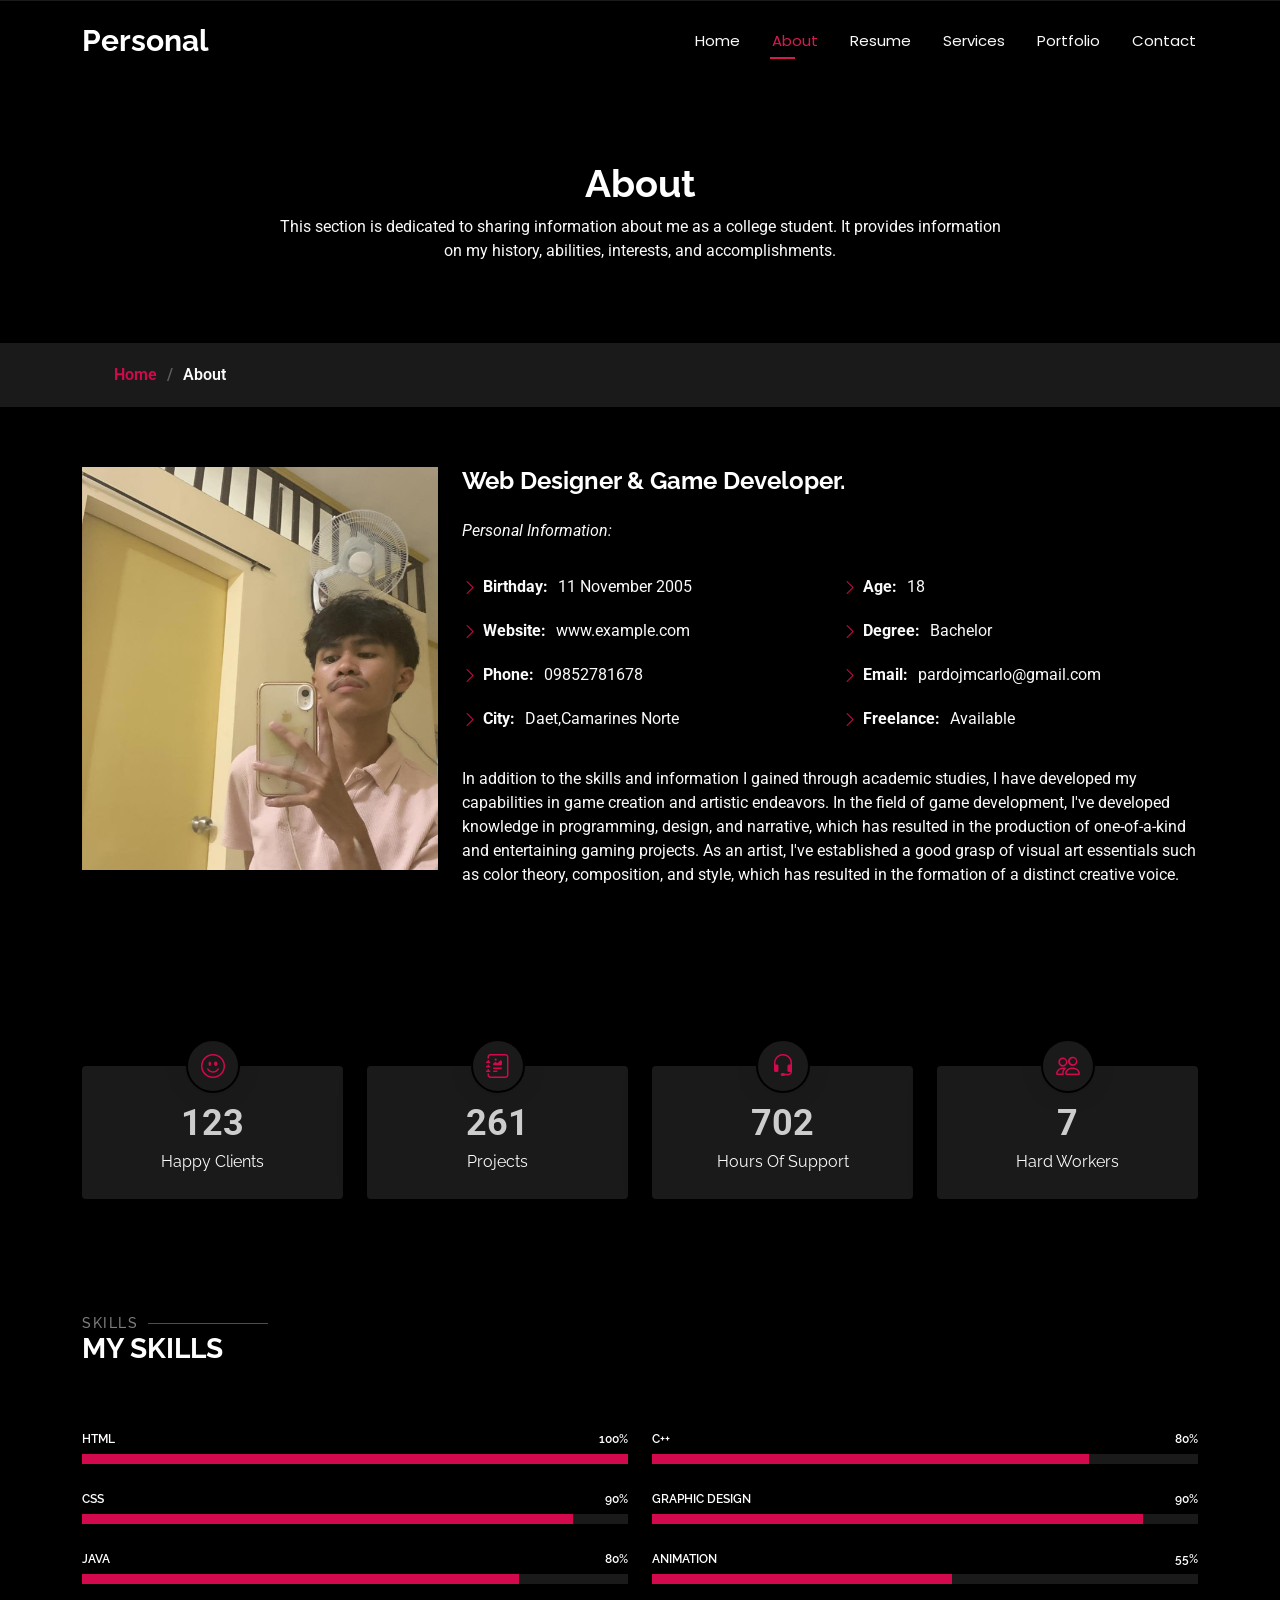
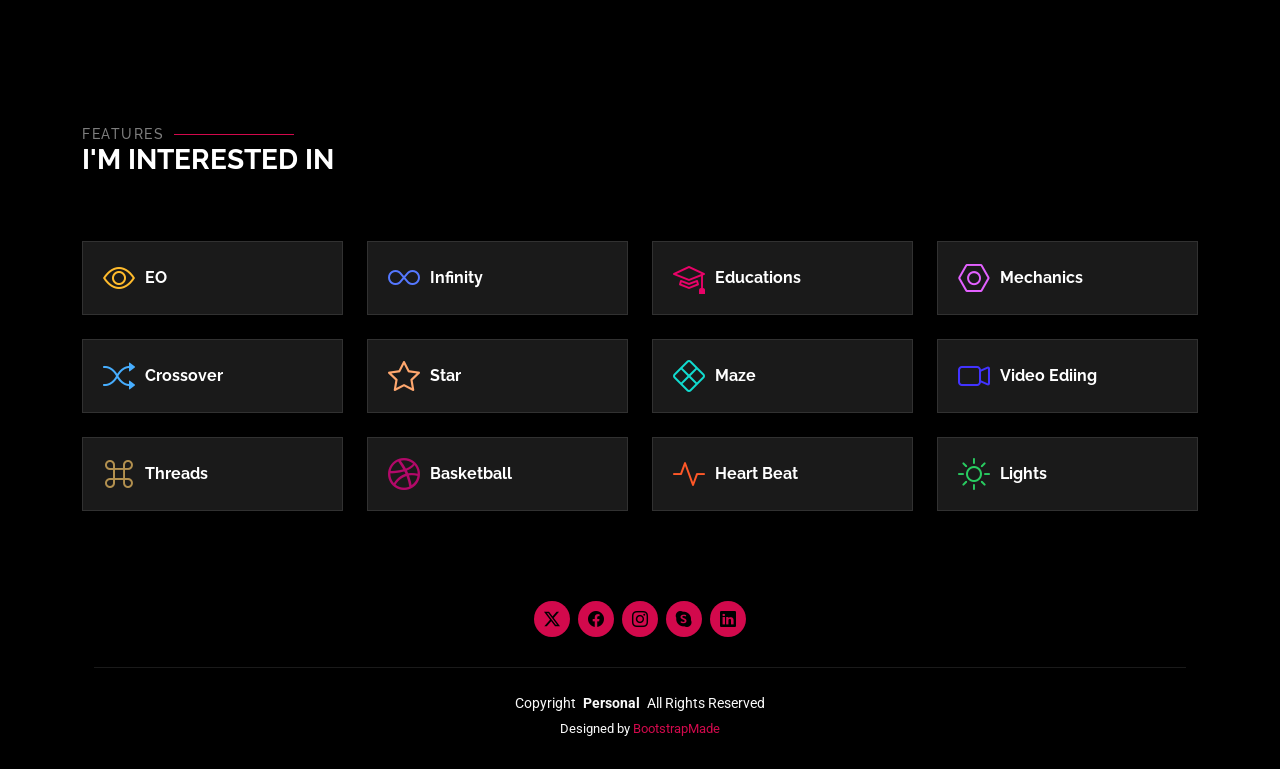
<file: about.html>
<!DOCTYPE html>
<html lang="en">

<head>
  <meta charset="utf-8">
  <meta content="width=device-width, initial-scale=1.0" name="viewport">
  <title>About - Personal Bootstrap Template</title>
  <meta name="description" content="">
  <meta name="keywords" content="">

  <!-- Favicons -->
  <link href="assets/img/favicon.png" rel="icon">
  <link href="assets/img/apple-touch-icon.png" rel="apple-touch-icon">

  <!-- Fonts -->
  <link href="https://fonts.googleapis.com" rel="preconnect">
  <link href="https://fonts.gstatic.com" rel="preconnect" crossorigin>
  <link href="https://fonts.googleapis.com/css2?family=Roboto:ital,wght@0,100;0,300;0,400;0,500;0,700;0,900;1,100;1,300;1,400;1,500;1,700;1,900&family=Poppins:ital,wght@0,100;0,200;0,300;0,400;0,500;0,600;0,700;0,800;0,900;1,100;1,200;1,300;1,400;1,500;1,600;1,700;1,800;1,900&family=Raleway:ital,wght@0,100;0,200;0,300;0,400;0,500;0,600;0,700;0,800;0,900;1,100;1,200;1,300;1,400;1,500;1,600;1,700;1,800;1,900&display=swap" rel="stylesheet">

  <!-- Vendor css Files -->
  <link href="assets/vendor/bootstrap/css/bootstrap.min.css" rel="stylesheet">
  <link href="assets/vendor/bootstrap-icons/bootstrap-icons.css" rel="stylesheet">
  <link href="assets/vendor/aos/aos.css" rel="stylesheet">
  <link href="assets/vendor/swiper/swiper-bundle.min.css" rel="stylesheet">
  <link href="assets/vendor/glightbox/css/glightbox.min.css" rel="stylesheet">

  <!-- Main CSS File -->
  <link href="assets/css/main.css" rel="stylesheet">

  <!-- =======================================================
  * Template Name: Personal
  * Template URL: https://bootstrapmade.com/personal-free-resume-bootstrap-template/
  * Updated: Nov 04 2024 with Bootstrap v5.3.3
  * Author: BootstrapMade.com
  * License: https://bootstrapmade.com/license/
  ======================================================== -->
</head>

<body class="about-page">

  <header id="header" class="header d-flex align-items-center fixed-top">
    <div class="container-fluid container-xl position-relative d-flex align-items-center justify-content-between">

      <a href="index.html" class="logo d-flex align-items-center">
        <!-- Uncomment the line below if you also wish to use an image logo -->
        <!-- <img src="assets/img/logo.png" alt=""> -->
        <h1 class="sitename">Personal</h1>
      </a>

      <nav id="navmenu" class="navmenu">
        <ul>
          <li><a href="index.html">Home</a></li>
          <li><a href="about.html" class="active">About</a></li>
          <li><a href="resume.html">Resume</a></li>
          <li><a href="services.html">Services</a></li>
          <li><a href="portfolio.html">Portfolio</a></li>
          <li><a href="contact.html">Contact</a></li>
        </ul>
        <i class="mobile-nav-toggle d-xl-none bi bi-list"></i>
      </nav>

    </div>
  </header>

  <main class="main">

    <!-- Page Title -->
    <div class="page-title" data-aos="fade">
      <div class="heading">
        <div class="container">
          <div class="row d-flex justify-content-center text-center">
            <div class="col-lg-8">
              <h1>About</h1>
              <p class="mb-0">This section is dedicated to sharing information about me as a college student. It provides information on my history, abilities, interests, and accomplishments.</p>
            </div>
          </div>
        </div>
      </div>
      <nav class="breadcrumbs">
        <div class="container">
          <ol>
            <li><a href="index.html">Home</a></li>
            <li class="current">About</li>
          </ol>
        </div>
      </nav>
    </div><!-- End Page Title -->

    <!-- About Section -->
    <section id="about" class="about section">

      <div class="container" data-aos="fade-up" data-aos-delay="100">

        <div class="row gy-4 justify-content-center">
          <div class="col-lg-4">
            <img src="assets/img/profile-img.jpg" class="img-fluid" alt="">
          </div>
          <div class="col-lg-8 content">
            <h2>Web Designer &amp; Game Developer.</h2>
            <p class="fst-italic py-3">
              Personal Information:
            </p>
            <div class="row">
              <div class="col-lg-6">
                <ul>
                  <li><i class="bi bi-chevron-right"></i> <strong>Birthday:</strong> <span>11 November 2005</span></li>
                  <li><i class="bi bi-chevron-right"></i> <strong>Website:</strong> <span>www.example.com</span></li>
                  <li><i class="bi bi-chevron-right"></i> <strong>Phone:</strong> <span>09852781678</span></li>
                  <li><i class="bi bi-chevron-right"></i> <strong>City:</strong> <span>Daet,Camarines Norte</span></li>
                </ul>
              </div>
              <div class="col-lg-6">
                <ul>
                  <li><i class="bi bi-chevron-right"></i> <strong>Age:</strong> <span>18</span></li>
                  <li><i class="bi bi-chevron-right"></i> <strong>Degree:</strong> <span>Bachelor</span></li>
                  <li><i class="bi bi-chevron-right"></i> <strong>Email:</strong> <span>pardojmcarlo@gmail.com</span></li>
                  <li><i class="bi bi-chevron-right"></i> <strong>Freelance:</strong> <span>Available</span></li>
                </ul>
              </div>
            </div>
            <p class="py-3">
              In addition to the skills and information I gained through academic studies, I have developed my capabilities in game creation and
               artistic endeavors. In the field of game development, I've developed knowledge in programming, design, and narrative, which has 
               resulted in the production of one-of-a-kind and entertaining gaming projects. As an artist, I've established a good grasp of visual art 
               essentials such as color theory, composition, and style, which has resulted in the formation of a distinct creative voice.
            </p>
          </div>
        </div>

      </div>

    </section><!-- /About Section -->

    <!-- Stats Section -->
    <section id="stats" class="stats section">

      <div class="container" data-aos="fade-up" data-aos-delay="100">

        <div class="row gy-4">

          <div class="col-lg-3 col-md-6 d-flex flex-column align-items-center">
            <i class="bi bi-emoji-smile"></i>
            <div class="stats-item">
              <span data-purecounter-start="0" data-purecounter-end="232" data-purecounter-duration="1" class="purecounter"></span>
              <p>Happy Clients</p>
            </div>
          </div><!-- End Stats Item -->

          <div class="col-lg-3 col-md-6 d-flex flex-column align-items-center">
            <i class="bi bi-journal-richtext"></i>
            <div class="stats-item">
              <span data-purecounter-start="0" data-purecounter-end="521" data-purecounter-duration="1" class="purecounter"></span>
              <p>Projects</p>
            </div>
          </div><!-- End Stats Item -->

          <div class="col-lg-3 col-md-6 d-flex flex-column align-items-center">
            <i class="bi bi-headset"></i>
            <div class="stats-item">
              <span data-purecounter-start="0" data-purecounter-end="1463" data-purecounter-duration="1" class="purecounter"></span>
              <p>Hours Of Support</p>
            </div>
          </div><!-- End Stats Item -->

          <div class="col-lg-3 col-md-6 d-flex flex-column align-items-center">
            <i class="bi bi-people"></i>
            <div class="stats-item">
              <span data-purecounter-start="0" data-purecounter-end="15" data-purecounter-duration="1" class="purecounter"></span>
              <p>Hard Workers</p>
            </div>
          </div><!-- End Stats Item -->

        </div>

      </div>

    </section><!-- /Stats Section -->

    <!-- Skills Section -->
    <section id="skills" class="skills section">

      <!-- Section Title -->
      <div class="container section-title" data-aos="fade-up">
        <h2>Skills</h2>
        <div><span>My</span> <span class="description-title">Skills</span></div>
      </div><!-- End Section Title -->

      <div class="container" data-aos="fade-up" data-aos-delay="100">

        <div class="row skills-content skills-animation">

          <div class="col-lg-6">

            <div class="progress">
              <span class="skill"><span>HTML</span> <i class="val">100%</i></span>
              <div class="progress-bar-wrap">
                <div class="progress-bar" role="progressbar" aria-valuenow="100" aria-valuemin="0" aria-valuemax="100"></div>
              </div>
            </div><!-- End Skills Item -->

            <div class="progress">
              <span class="skill"><span>CSS</span> <i class="val">90%</i></span>
              <div class="progress-bar-wrap">
                <div class="progress-bar" role="progressbar" aria-valuenow="90" aria-valuemin="0" aria-valuemax="100"></div>
              </div>
            </div><!-- End Skills Item -->

            <div class="progress">
              <span class="skill"><span>JAVA</span> <i class="val">80%</i></span>
              <div class="progress-bar-wrap">
                <div class="progress-bar" role="progressbar" aria-valuenow="80" aria-valuemin="0" aria-valuemax="100"></div>
              </div>
            </div><!-- End Skills Item -->

          </div>

          <div class="col-lg-6">

            <div class="progress">
              <span class="skill"><span>C++</span> <i class="val">80%</i></span>
              <div class="progress-bar-wrap">
                <div class="progress-bar" role="progressbar" aria-valuenow="80" aria-valuemin="0" aria-valuemax="100"></div>
              </div>
            </div><!-- End Skills Item -->

            <div class="progress">
              <span class="skill"><span>Graphic Design</span> <i class="val">90%</i></span>
              <div class="progress-bar-wrap">
                <div class="progress-bar" role="progressbar" aria-valuenow="90" aria-valuemin="0" aria-valuemax="100"></div>
              </div>
            </div><!-- End Skills Item -->

            <div class="progress">
              <span class="skill"><span>Animation</span> <i class="val">55%</i></span>
              <div class="progress-bar-wrap">
                <div class="progress-bar" role="progressbar" aria-valuenow="55" aria-valuemin="0" aria-valuemax="100"></div>
              </div>
            </div><!-- End Skills Item -->

          </div>

        </div>

      </div>

    </section><!-- /Skills Section -->

    <!-- Interests Section -->
    <section id="interests" class="interests section">

      <!-- Section Title -->
      <div class="container section-title" data-aos="fade-up">
        <h2>Features</h2>
        <div><span>I'm</span> <span class="description-title">interested in</span></div>
      </div><!-- End Section Title -->

      <div class="container">

        <div class="row gy-4">

          <div class="col-lg-3 col-md-4" data-aos="fade-up" data-aos-delay="100">
            <div class="features-item">
              <i class="bi bi-eye" style="color: #ffbb2c;"></i>
              <h3><a href="" class="stretched-link">EO</a></h3>
            </div>
          </div><!-- End Feature Item -->

          <div class="col-lg-3 col-md-4" data-aos="fade-up" data-aos-delay="200">
            <div class="features-item">
              <i class="bi bi-infinity" style="color: #5578ff;"></i>
              <h3><a href="" class="stretched-link">Infinity</a></h3>
            </div>
          </div><!-- End Feature Item -->

          <div class="col-lg-3 col-md-4" data-aos="fade-up" data-aos-delay="300">
            <div class="features-item">
              <i class="bi bi-mortarboard" style="color: #e80368;"></i>
              <h3><a href="" class="stretched-link">Educations</a></h3>
            </div>
          </div><!-- End Feature Item -->

          <div class="col-lg-3 col-md-4" data-aos="fade-up" data-aos-delay="400">
            <div class="features-item">
              <i class="bi bi-nut" style="color: #e361ff;"></i>
              <h3><a href="" class="stretched-link">Mechanics</a></h3>
            </div>
          </div><!-- End Feature Item -->

          <div class="col-lg-3 col-md-4" data-aos="fade-up" data-aos-delay="500">
            <div class="features-item">
              <i class="bi bi-shuffle" style="color: #47aeff;"></i>
              <h3><a href="" class="stretched-link">Crossover</a></h3>
            </div>
          </div><!-- End Feature Item -->

          <div class="col-lg-3 col-md-4" data-aos="fade-up" data-aos-delay="600">
            <div class="features-item">
              <i class="bi bi-star" style="color: #ffa76e;"></i>
              <h3><a href="" class="stretched-link">Star</a></h3>
            </div>
          </div><!-- End Feature Item -->

          <div class="col-lg-3 col-md-4" data-aos="fade-up" data-aos-delay="700">
            <div class="features-item">
              <i class="bi bi-x-diamond" style="color: #11dbcf;"></i>
              <h3><a href="" class="stretched-link">Maze</a></h3>
            </div>
          </div><!-- End Feature Item -->

          <div class="col-lg-3 col-md-4" data-aos="fade-up" data-aos-delay="800">
            <div class="features-item">
              <i class="bi bi-camera-video" style="color: #4233ff;"></i>
              <h3><a href="" class="stretched-link">Video Ediing</a></h3>
            </div>
          </div><!-- End Feature Item -->

          <div class="col-lg-3 col-md-4" data-aos="fade-up" data-aos-delay="900">
            <div class="features-item">
              <i class="bi bi-command" style="color: #b2904f;"></i>
              <h3><a href="" class="stretched-link">Threads</a></h3>
            </div>
          </div><!-- End Feature Item -->

          <div class="col-lg-3 col-md-4" data-aos="fade-up" data-aos-delay="1000">
            <div class="features-item">
              <i class="bi bi-dribbble" style="color: #b20969;"></i>
              <h3><a href="" class="stretched-link">Basketball</a></h3>
            </div>
          </div><!-- End Feature Item -->

          <div class="col-lg-3 col-md-4" data-aos="fade-up" data-aos-delay="1100">
            <div class="features-item">
              <i class="bi bi-activity" style="color: #ff5828;"></i>
              <h3><a href="" class="stretched-link">Heart Beat</a></h3>
            </div>
          </div><!-- End Feature Item -->

          <div class="col-lg-3 col-md-4" data-aos="fade-up" data-aos-delay="1200">
            <div class="features-item">
              <i class="bi bi-brightness-high" style="color: #29cc61;"></i>
              <h3><a href="" class="stretched-link">Lights</a></h3>
            </div>
          </div><!-- End Feature Item -->

        </div>

      </div>

    </section><!-- /Interests Section -->

    
          </div>
          <div class="swiper-pagination"></div>
        </div>

      </div>

    </section><!-- /Testimonials Section -->

  </main>

  <footer id="footer" class="footer dark-PINK">
    <div class="container">
      
      <div class="social-links d-flex justify-content-center">
        <a href=""><i class="bi bi-twitter-x"></i></a>
        <a href=""><i class="bi bi-facebook"></i></a>
        <a href=""><i class="bi bi-instagram"></i></a>
        <a href=""><i class="bi bi-skype"></i></a>
        <a href=""><i class="bi bi-linkedin"></i></a>
      </div>
      <div class="container">
        <div class="copyright">
          <span>Copyright</span> <strong class="px-1 sitename">Personal</strong> <span>All Rights Reserved</span>
        </div>
        <div class="credits">
          <!-- All the links in the footer should remain intact. -->
          <!-- You can delete the links only if you've purchased the pro version. -->
          <!-- Licensing information: https://bootstrapmade.com/license/ -->
          <!-- Purchase the pro version with working PHP/AJAX contact form: [buy-url] -->
          Designed by <a href="https://bootstrapmade.com/">BootstrapMade</a>
        </div>
      </div>
    </div>
  </footer>

  <!-- Scroll Top -->
  <a href="#" id="scroll-top" class="scroll-top d-flex align-items-center justify-content-center"><i class="bi bi-arrow-up-short"></i></a>

  <!-- Preloader -->
  <div id="preloader"></div>

  <!-- Vendor JS Files -->
  <script src="assets/vendor/bootstrap/js/bootstrap.bundle.min.js"></script>
  <script src="assets/vendor/php-email-form/validate.js"></script>
  <script src="assets/vendor/aos/aos.js"></script>
  <script src="assets/vendor/typed.js/typed.umd.js"></script>
  <script src="assets/vendor/purecounter/purecounter_vanilla.js"></script>
  <script src="assets/vendor/waypoints/noframework.waypoints.js"></script>
  <script src="assets/vendor/swiper/swiper-bundle.min.js"></script>
  <script src="assets/vendor/glightbox/js/glightbox.min.js"></script>
  <script src="assets/vendor/imagesloaded/imagesloaded.pkgd.min.js"></script>
  <script src="assets/vendor/isotope-layout/isotope.pkgd.min.js"></script>

  <!-- Main JS File -->
  <script src="assets/js/main.js"></script>

</body>

</html>
</file>
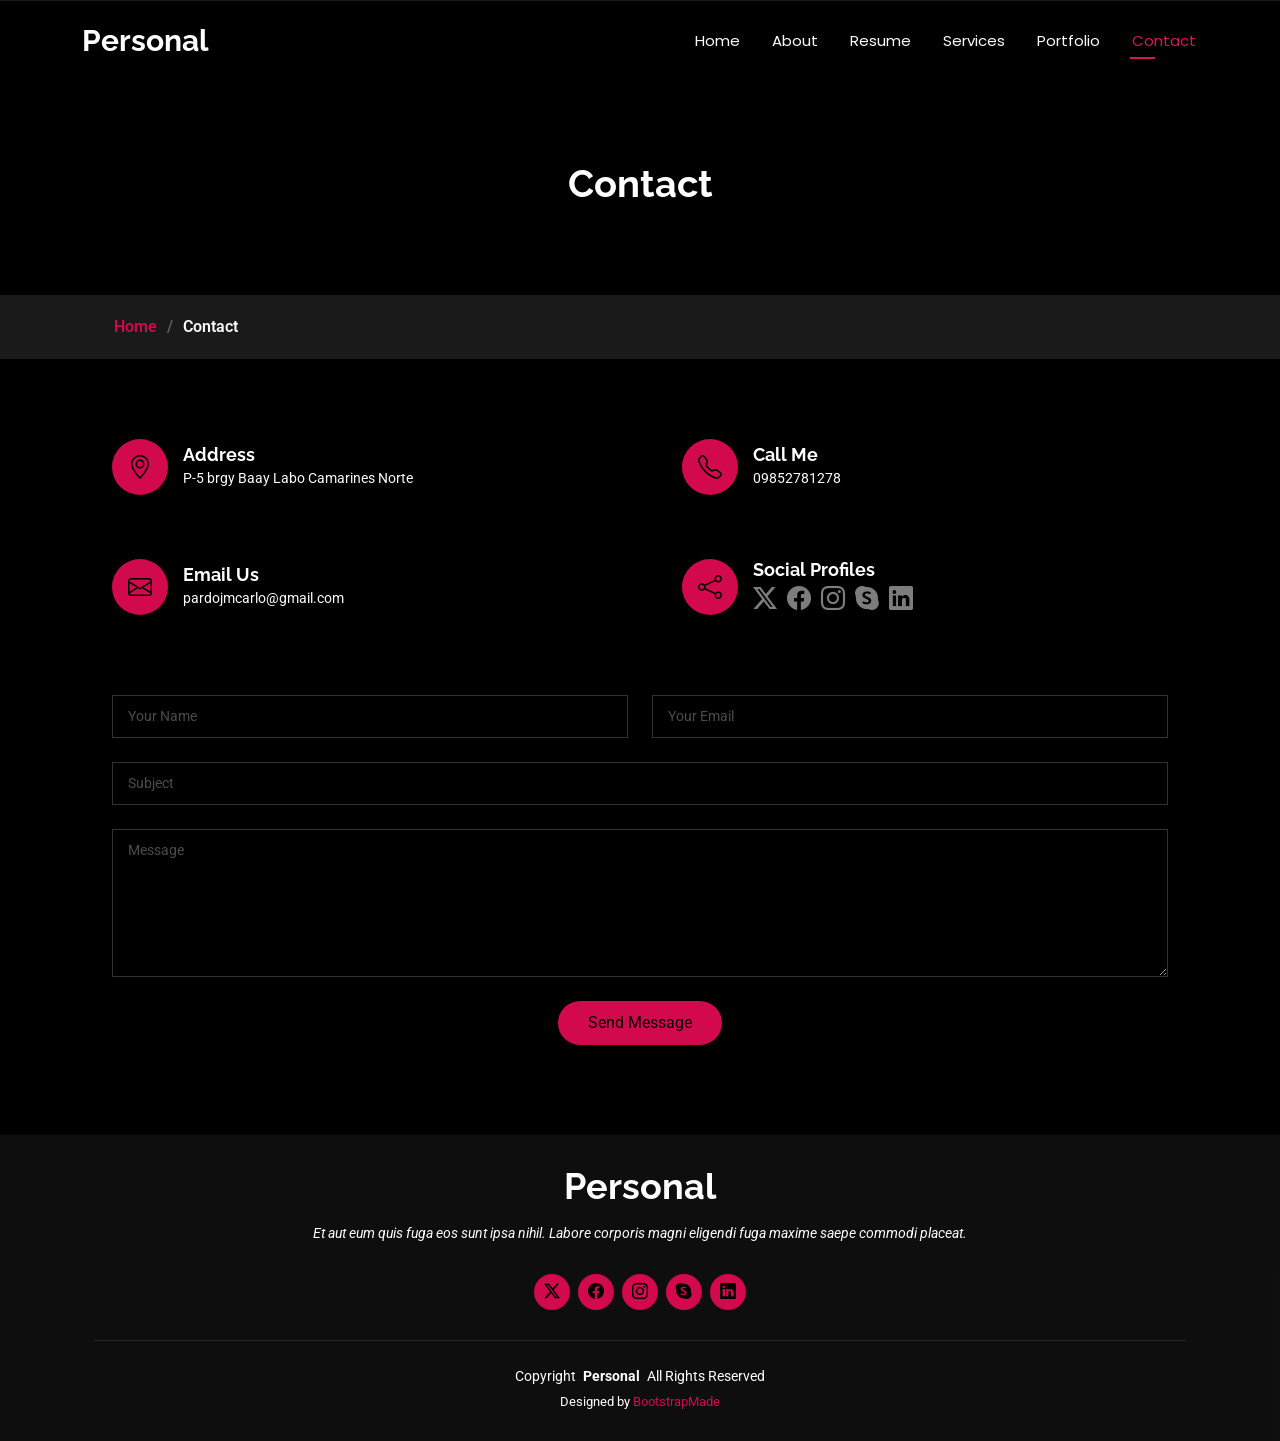
<file: contact.html>
<!DOCTYPE html>
<html lang="en">

<head>
  <meta charset="utf-8">
  <meta content="width=device-width, initial-scale=1.0" name="viewport">
  <title>Contact - Personal Bootstrap Template</title>
  <meta name="description" content="">
  <meta name="keywords" content="">

  <!-- Favicons -->
  <link href="assets/img/favicon.png" rel="icon">
  <link href="assets/img/apple-touch-icon.png" rel="apple-touch-icon">

  <!-- Fonts -->
  <link href="https://fonts.googleapis.com" rel="preconnect">
  <link href="https://fonts.gstatic.com" rel="preconnect" crossorigin>
  <link href="https://fonts.googleapis.com/css2?family=Roboto:ital,wght@0,100;0,300;0,400;0,500;0,700;0,900;1,100;1,300;1,400;1,500;1,700;1,900&family=Poppins:ital,wght@0,100;0,200;0,300;0,400;0,500;0,600;0,700;0,800;0,900;1,100;1,200;1,300;1,400;1,500;1,600;1,700;1,800;1,900&family=Raleway:ital,wght@0,100;0,200;0,300;0,400;0,500;0,600;0,700;0,800;0,900;1,100;1,200;1,300;1,400;1,500;1,600;1,700;1,800;1,900&display=swap" rel="stylesheet">

  <!-- Vendor CSS Files -->
  <link href="assets/vendor/bootstrap/css/bootstrap.min.css" rel="stylesheet">
  <link href="assets/vendor/bootstrap-icons/bootstrap-icons.css" rel="stylesheet">
  <link href="assets/vendor/aos/aos.css" rel="stylesheet">
  <link href="assets/vendor/swiper/swiper-bundle.min.css" rel="stylesheet">
  <link href="assets/vendor/glightbox/css/glightbox.min.css" rel="stylesheet">

  <!-- Main CSS File -->
  <link href="assets/css/main.css" rel="stylesheet">

  <!-- =======================================================
  * Template Name: Personal
  * Template URL: https://bootstrapmade.com/personal-free-resume-bootstrap-template/
  * Updated: Nov 04 2024 with Bootstrap v5.3.3
  * Author: BootstrapMade.com
  * License: https://bootstrapmade.com/license/
  ======================================================== -->
</head>

<body class="contact-page">

  <header id="header" class="header d-flex align-items-center fixed-top">
    <div class="container-fluid container-xl position-relative d-flex align-items-center justify-content-between">

      <a href="index.html" class="logo d-flex align-items-center">
        <!-- Uncomment the line below if you also wish to use an image logo -->
        <!-- <img src="assets/img/logo.png" alt=""> -->
        <h1 class="sitename">Personal</h1>
      </a>

      <nav id="navmenu" class="navmenu">
        <ul>
          <li><a href="index.html">Home</a></li>
          <li><a href="about.html">About</a></li>
          <li><a href="resume.html">Resume</a></li>
          <li><a href="services.html">Services</a></li>
          <li><a href="portfolio.html">Portfolio</a></li>
          <li><a href="contact.html" class="active">Contact</a></li>
        </ul>
        <i class="mobile-nav-toggle d-xl-none bi bi-list"></i>
      </nav>

    </div>
  </header>

  <main class="main">

    <!-- Page Title -->
    <div class="page-title" data-aos="fade">
      <div class="heading">
        <div class="container">
          <div class="row d-flex justify-content-center text-center">
            <div class="col-lg-8">
              <h1>Contact</h1>
              <p class="mb-0"></p>
            </div>
          </div>
        </div>
      </div>
      <nav class="breadcrumbs">
        <div class="container">
          <ol>
            <li><a href="index.html">Home</a></li>
            <li class="current">Contact</li>
          </ol>
        </div>
      </nav>
    </div><!-- End Page Title -->

    <!-- Contact Section -->
    <section id="contact" class="contact section">

      <div class="container" data-aos="fade-up" data-aos-delay="100">

        <div class="row gy-4">

          <div class="col-md-6">
            <div class="info-item d-flex align-items-center" data-aos="fade-up" data-aos-delay="200">
              <i class="icon bi bi-geo-alt flex-shrink-0"></i>
              <div>
                <h3>Address</h3>
                <p>P-5 brgy Baay Labo Camarines Norte</p>
              </div>
            </div>
          </div><!-- End Info Item -->

          <div class="col-md-6">
            <div class="info-item d-flex align-items-center" data-aos="fade-up" data-aos-delay="300">
              <i class="icon bi bi-telephone flex-shrink-0"></i>
              <div>
                <h3>Call Me</h3>
                <p>09852781278</p>
              </div>
            </div>
          </div><!-- End Info Item -->

          <div class="col-md-6">
            <div class="info-item d-flex align-items-center" data-aos="fade-up" data-aos-delay="400">
              <i class="icon bi bi-envelope flex-shrink-0"></i>
              <div>
                <h3>Email Us</h3>
                <p>pardojmcarlo@gmail.com</p>
              </div>
            </div>
          </div><!-- End Info Item -->

          <div class="col-md-6">
            <div class="info-item d-flex align-items-center" data-aos="fade-up" data-aos-delay="500">
              <i class="icon bi bi-share flex-shrink-0"></i>
              <div>
                <h3>Social Profiles</h3>
                <div class="social-links">
                  <a href="#"><i class="bi bi-twitter-x"></i></a>
                  <a href="#"><i class="bi bi-facebook"></i></a>
                  <a href="#"><i class="bi bi-instagram"></i></a>
                  <a href="#"><i class="bi bi-skype"></i></a>
                  <a href="#"><i class="bi bi-linkedin"></i></a>
                </div>
              </div>
            </div>
          </div><!-- End Info Item -->

        </div>

        <form action="forms/contact.php" method="post" class="php-email-form" data-aos="fade-up" data-aos-delay="600">
          <div class="row gy-4">

            <div class="col-md-6">
              <input type="text" name="name" class="form-control" placeholder="Your Name" required="">
            </div>

            <div class="col-md-6 ">
              <input type="email" class="form-control" name="email" placeholder="Your Email" required="">
            </div>

            <div class="col-md-12">
              <input type="text" class="form-control" name="subject" placeholder="Subject" required="">
            </div>

            <div class="col-md-12">
              <textarea class="form-control" name="message" rows="6" placeholder="Message" required=""></textarea>
            </div>

            <div class="col-md-12 text-center">
              <div class="loading">Loading</div>
              <div class="error-message"></div>
              <div class="sent-message">Your message has been sent. Thank you!</div>

              <button type="submit">Send Message</button>
            </div>

          </div>
        </form><!-- End Contact Form -->

      </div>

    </section><!-- /Contact Section -->

  </main>

  <footer id="footer" class="footer dark-background">
    <div class="container">
      <h3 class="sitename">Personal</h3>
      <p>Et aut eum quis fuga eos sunt ipsa nihil. Labore corporis magni eligendi fuga maxime saepe commodi placeat.</p>
      <div class="social-links d-flex justify-content-center">
        <a href=""><i class="bi bi-twitter-x"></i></a>
        <a href=""><i class="bi bi-facebook"></i></a>
        <a href=""><i class="bi bi-instagram"></i></a>
        <a href=""><i class="bi bi-skype"></i></a>
        <a href=""><i class="bi bi-linkedin"></i></a>
      </div>
      <div class="container">
        <div class="copyright">
          <span>Copyright</span> <strong class="px-1 sitename">Personal</strong> <span>All Rights Reserved</span>
        </div>
        <div class="credits">
          <!-- All the links in the footer should remain intact. -->
          <!-- You can delete the links only if you've purchased the pro version. -->
          <!-- Licensing information: https://bootstrapmade.com/license/ -->
          <!-- Purchase the pro version with working PHP/AJAX contact form: [buy-url] -->
          Designed by <a href="https://bootstrapmade.com/">BootstrapMade</a>
        </div>
      </div>
    </div>
  </footer>

  <!-- Scroll Top -->
  <a href="#" id="scroll-top" class="scroll-top d-flex align-items-center justify-content-center"><i class="bi bi-arrow-up-short"></i></a>

  <!-- Preloader -->
  <div id="preloader"></div>

  <!-- Vendor JS Files -->
  <script src="assets/vendor/bootstrap/js/bootstrap.bundle.min.js"></script>
  <script src="assets/vendor/php-email-form/validate.js"></script>
  <script src="assets/vendor/aos/aos.js"></script>
  <script src="assets/vendor/typed.js/typed.umd.js"></script>
  <script src="assets/vendor/purecounter/purecounter_vanilla.js"></script>
  <script src="assets/vendor/waypoints/noframework.waypoints.js"></script>
  <script src="assets/vendor/swiper/swiper-bundle.min.js"></script>
  <script src="assets/vendor/glightbox/js/glightbox.min.js"></script>
  <script src="assets/vendor/imagesloaded/imagesloaded.pkgd.min.js"></script>
  <script src="assets/vendor/isotope-layout/isotope.pkgd.min.js"></script>

  <!-- Main JS File -->
  <script src="assets/js/main.js"></script>

</body>

</html>
</file>
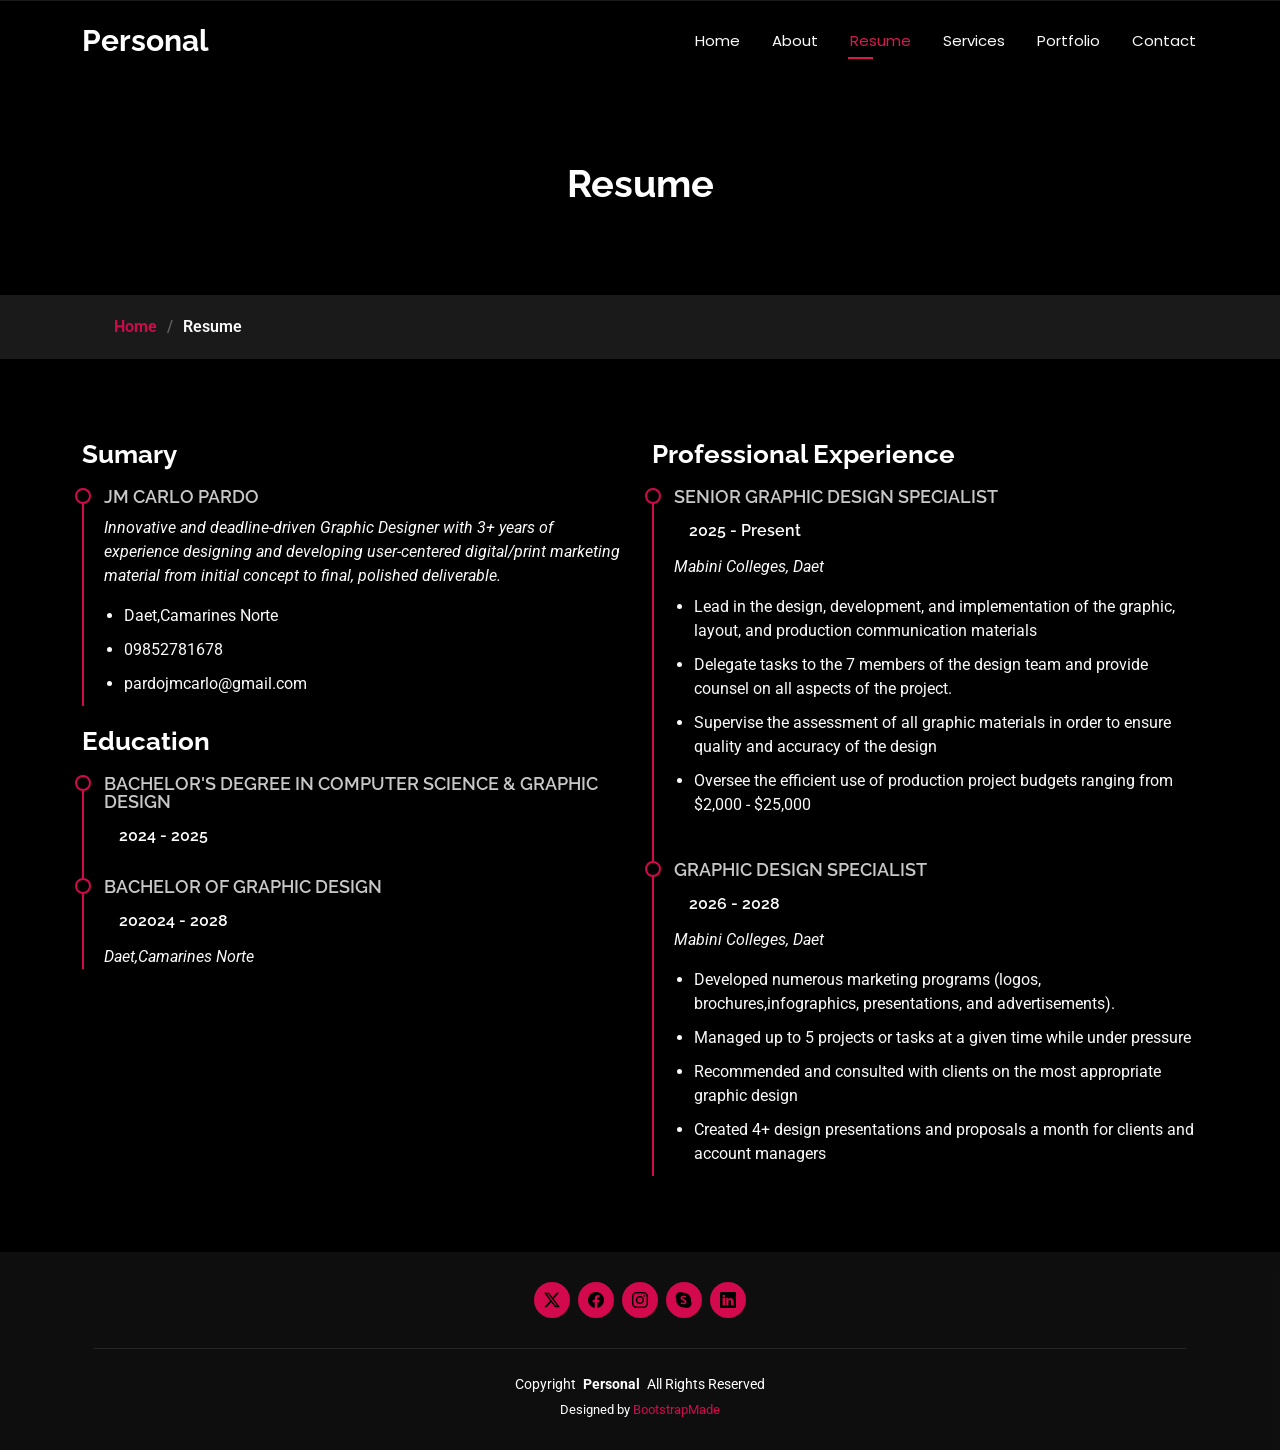
<file: resume.html>
<!DOCTYPE html>
<html lang="en">

<head>
  <meta charset="utf-8">
  <meta content="width=device-width, initial-scale=1.0" name="viewport">
  <title>Resume - Personal Bootstrap Template</title>
  <meta name="description" content="">
  <meta name="keywords" content="">

  <!-- Favicons -->
  <link href="assets/img/favicon.png" rel="icon">
  <link href="assets/img/apple-touch-icon.png" rel="apple-touch-icon">

  <!-- Fonts -->
  <link href="https://fonts.googleapis.com" rel="preconnect">
  <link href="https://fonts.gstatic.com" rel="preconnect" crossorigin>
  <link href="https://fonts.googleapis.com/css2?family=Roboto:ital,wght@0,100;0,300;0,400;0,500;0,700;0,900;1,100;1,300;1,400;1,500;1,700;1,900&family=Poppins:ital,wght@0,100;0,200;0,300;0,400;0,500;0,600;0,700;0,800;0,900;1,100;1,200;1,300;1,400;1,500;1,600;1,700;1,800;1,900&family=Raleway:ital,wght@0,100;0,200;0,300;0,400;0,500;0,600;0,700;0,800;0,900;1,100;1,200;1,300;1,400;1,500;1,600;1,700;1,800;1,900&display=swap" rel="stylesheet">

  <!-- Vendor CSS Files -->
  <link href="assets/vendor/bootstrap/css/bootstrap.min.css" rel="stylesheet">
  <link href="assets/vendor/bootstrap-icons/bootstrap-icons.css" rel="stylesheet">
  <link href="assets/vendor/aos/aos.css" rel="stylesheet">
  <link href="assets/vendor/swiper/swiper-bundle.min.css" rel="stylesheet">
  <link href="assets/vendor/glightbox/css/glightbox.min.css" rel="stylesheet">

  <!-- Main CSS File -->
  <link href="assets/css/main.css" rel="stylesheet">

  <!-- =======================================================
  * Template Name: Personal
  * Template URL: https://bootstrapmade.com/personal-free-resume-bootstrap-template/
  * Updated: Nov 04 2024 with Bootstrap v5.3.3
  * Author: BootstrapMade.com
  * License: https://bootstrapmade.com/license/
  ======================================================== -->
</head>

<body class="resume-page">

  <header id="header" class="header d-flex align-items-center fixed-top">
    <div class="container-fluid container-xl position-relative d-flex align-items-center justify-content-between">

      <a href="index.html" class="logo d-flex align-items-center">
        <!-- Uncomment the line below if you also wish to use an image logo -->
        <!-- <img src="assets/img/logo.png" alt=""> -->
        <h1 class="sitename">Personal</h1>
      </a>

      <nav id="navmenu" class="navmenu">
        <ul>
          <li><a href="index.html">Home</a></li>
          <li><a href="about.html">About</a></li>
          <li><a href="resume.html" class="active">Resume</a></li>
          <li><a href="services.html">Services</a></li>
          <li><a href="portfolio.html">Portfolio</a></li>
          <li><a href="contact.html">Contact</a></li>
        </ul>
        <i class="mobile-nav-toggle d-xl-none bi bi-list"></i>
      </nav>

    </div>
  </header>

  <main class="main">

    <!-- Page Title -->
    <div class="page-title" data-aos="fade">
      <div class="heading">
        <div class="container">
          <div class="row d-flex justify-content-center text-center">
            <div class="col-lg-8">
              <h1>Resume</h1>
              <p class="mb-0"></p>
            </div>
          </div>
        </div>
      </div>
      <nav class="breadcrumbs">
        <div class="container">
          <ol>
            <li><a href="index.html">Home</a></li>
            <li class="current">Resume</li>
          </ol>
        </div>
      </nav>
    </div><!-- End Page Title -->

    <!-- Resume Section -->
    <section id="resume" class="resume section">

      <div class="container">

        <div class="row">

          <div class="col-lg-6" data-aos="fade-up" data-aos-delay="100">
            <h3 class="resume-title">Sumary</h3>

            <div class="resume-item pb-0">
              <h4>JM Carlo Pardo</h4>
              <p><em>Innovative and deadline-driven Graphic Designer with 3+ years of experience designing and developing user-centered digital/print marketing material from initial concept to final, polished deliverable.</em></p>
              <ul>
                <li>Daet,Camarines Norte</li>
                <li>09852781678</li>
                <li>pardojmcarlo@gmail.com</li>
              </ul>
            </div><!-- Edn Resume Item -->

            <h3 class="resume-title">Education</h3>
            <div class="resume-item">
              <h4>BACHELOR'S DEGREE IN COMPUTER SCIENCE &amp; Graphic Design</h4>
              <h5>2024 - 2025</h5>
            </div><!-- Edn Resume Item -->

            <div class="resume-item">
              <h4>Bachelor of Graphic Design</h4>
              <h5>202024 - 2028</h5>
              <p><em>Daet,Camarines Norte</em></p>
            </div><!-- Edn Resume Item -->

          </div>

          <div class="col-lg-6" data-aos="fade-up" data-aos-delay="200">
            <h3 class="resume-title">Professional Experience</h3>
            <div class="resume-item">
              <h4>Senior graphic design specialist</h4>
              <h5>2025 - Present</h5>
              <p><em>Mabini Colleges, Daet </em></p>
              <ul>
                <li>Lead in the design, development, and implementation of the graphic, layout, and production communication materials</li>
                <li>Delegate tasks to the 7 members of the design team and provide counsel on all aspects of the project. </li>
                <li>Supervise the assessment of all graphic materials in order to ensure quality and accuracy of the design</li>
                <li>Oversee the efficient use of production project budgets ranging from $2,000 - $25,000</li>
              </ul>
            </div><!-- Edn Resume Item -->

            <div class="resume-item">
              <h4>Graphic design specialist</h4>
              <h5>2026 - 2028</h5>
              <p><em>Mabini Colleges, Daet</em></p>
              <ul>
                <li>Developed numerous marketing programs (logos, brochures,infographics, presentations, and advertisements).</li>
                <li>Managed up to 5 projects or tasks at a given time while under pressure</li>
                <li>Recommended and consulted with clients on the most appropriate graphic design</li>
                <li>Created 4+ design presentations and proposals a month for clients and account managers</li>
              </ul>
            </div><!-- Edn Resume Item -->

          </div>

        </div>

      </div>

    </section><!-- /Resume Section -->

  </main>

  <footer id="footer" class="footer dark-background">
    <div class="container">
      <div class="social-links d-flex justify-content-center">
        <a href=""><i class="bi bi-twitter-x"></i></a>
        <a href=""><i class="bi bi-facebook"></i></a>
        <a href=""><i class="bi bi-instagram"></i></a>
        <a href=""><i class="bi bi-skype"></i></a>
        <a href=""><i class="bi bi-linkedin"></i></a>
      </div>
      <div class="container">
        <div class="copyright">
          <span>Copyright</span> <strong class="px-1 sitename">Personal</strong> <span>All Rights Reserved</span>
        </div>
        <div class="credits">
          <!-- All the links in the footer should remain intact. -->
          <!-- You can delete the links only if you've purchased the pro version. -->
          <!-- Licensing information: https://bootstrapmade.com/license/ -->
          <!-- Purchase the pro version with working PHP/AJAX contact form: [buy-url] -->
          Designed by <a href="https://bootstrapmade.com/">BootstrapMade</a>
        </div>
      </div>
    </div>
  </footer>

  <!-- Scroll Top -->
  <a href="#" id="scroll-top" class="scroll-top d-flex align-items-center justify-content-center"><i class="bi bi-arrow-up-short"></i></a>

  <!-- Preloader -->
  <div id="preloader"></div>

  <!-- Vendor JS Files -->
  <script src="assets/vendor/bootstrap/js/bootstrap.bundle.min.js"></script>
  <script src="assets/vendor/php-email-form/validate.js"></script>
  <script src="assets/vendor/aos/aos.js"></script>
  <script src="assets/vendor/typed.js/typed.umd.js"></script>
  <script src="assets/vendor/purecounter/purecounter_vanilla.js"></script>
  <script src="assets/vendor/waypoints/noframework.waypoints.js"></script>
  <script src="assets/vendor/swiper/swiper-bundle.min.js"></script>
  <script src="assets/vendor/glightbox/js/glightbox.min.js"></script>
  <script src="assets/vendor/imagesloaded/imagesloaded.pkgd.min.js"></script>
  <script src="assets/vendor/isotope-layout/isotope.pkgd.min.js"></script>

  <!-- Main JS File -->
  <script src="assets/js/main.js"></script>

</body>

</html>
</file>
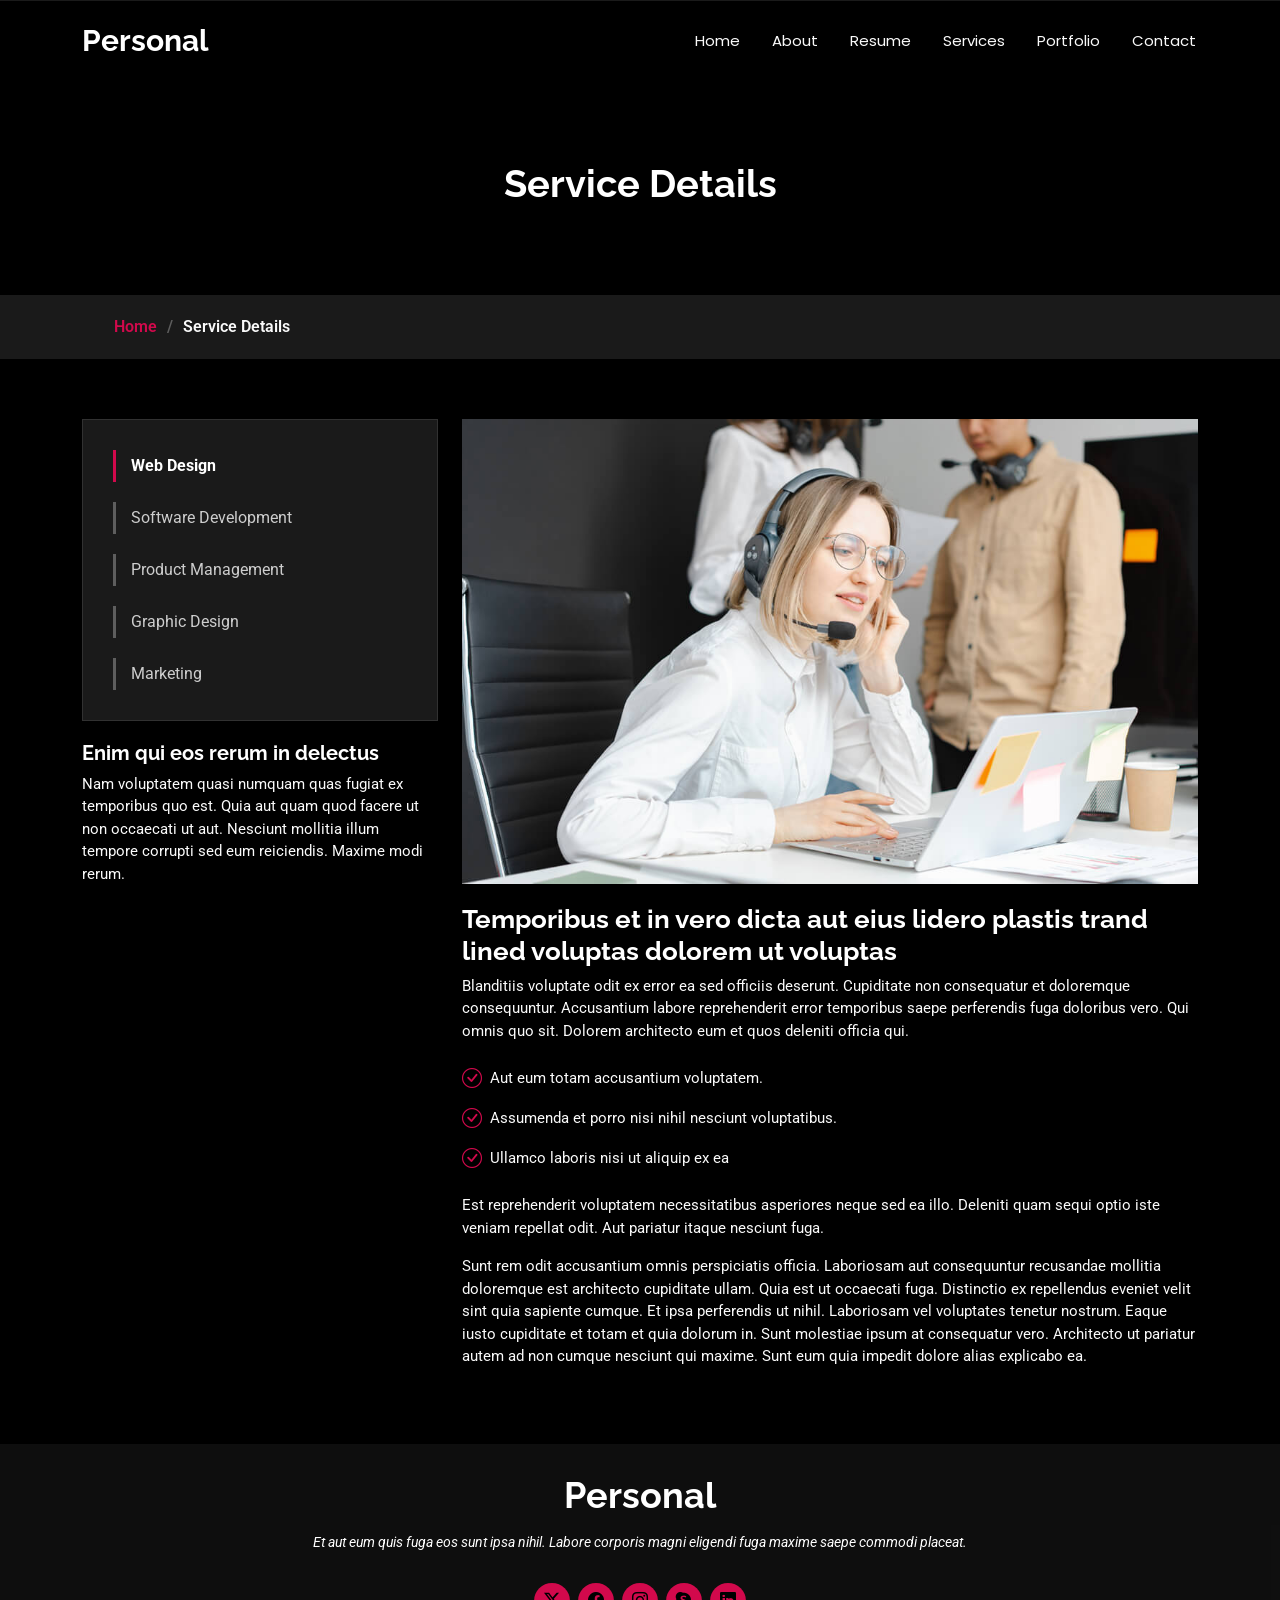
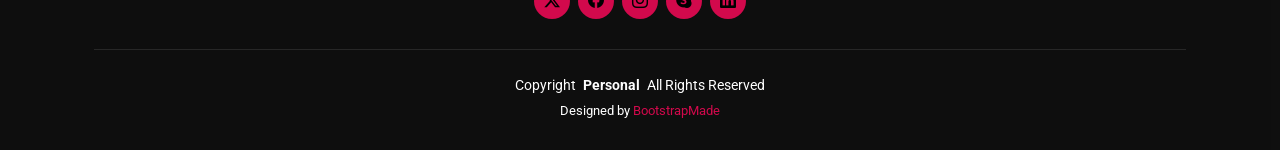
<file: service-details.html>
<!DOCTYPE html>
<html lang="en">

<head>
  <meta charset="utf-8">
  <meta content="width=device-width, initial-scale=1.0" name="viewport">
  <title>Service Details - Personal Bootstrap Template</title>
  <meta name="description" content="">
  <meta name="keywords" content="">

  <!-- Favicons -->
  <link href="assets/img/favicon.png" rel="icon">
  <link href="assets/img/apple-touch-icon.png" rel="apple-touch-icon">

  <!-- Fonts -->
  <link href="https://fonts.googleapis.com" rel="preconnect">
  <link href="https://fonts.gstatic.com" rel="preconnect" crossorigin>
  <link href="https://fonts.googleapis.com/css2?family=Roboto:ital,wght@0,100;0,300;0,400;0,500;0,700;0,900;1,100;1,300;1,400;1,500;1,700;1,900&family=Poppins:ital,wght@0,100;0,200;0,300;0,400;0,500;0,600;0,700;0,800;0,900;1,100;1,200;1,300;1,400;1,500;1,600;1,700;1,800;1,900&family=Raleway:ital,wght@0,100;0,200;0,300;0,400;0,500;0,600;0,700;0,800;0,900;1,100;1,200;1,300;1,400;1,500;1,600;1,700;1,800;1,900&display=swap" rel="stylesheet">

  <!-- Vendor CSS Files -->
  <link href="assets/vendor/bootstrap/css/bootstrap.min.css" rel="stylesheet">
  <link href="assets/vendor/bootstrap-icons/bootstrap-icons.css" rel="stylesheet">
  <link href="assets/vendor/aos/aos.css" rel="stylesheet">
  <link href="assets/vendor/swiper/swiper-bundle.min.css" rel="stylesheet">
  <link href="assets/vendor/glightbox/css/glightbox.min.css" rel="stylesheet">

  <!-- Main CSS File -->
  <link href="assets/css/main.css" rel="stylesheet">

  <!-- =======================================================
  * Template Name: Personal
  * Template URL: https://bootstrapmade.com/personal-free-resume-bootstrap-template/
  * Updated: Nov 04 2024 with Bootstrap v5.3.3
  * Author: BootstrapMade.com
  * License: https://bootstrapmade.com/license/
  ======================================================== -->
</head>

<body class="service-details-page">

  <header id="header" class="header d-flex align-items-center fixed-top">
    <div class="container-fluid container-xl position-relative d-flex align-items-center justify-content-between">

      <a href="index.html" class="logo d-flex align-items-center">
        <!-- Uncomment the line below if you also wish to use an image logo -->
        <!-- <img src="assets/img/logo.png" alt=""> -->
        <h1 class="sitename">Personal</h1>
      </a>

      <nav id="navmenu" class="navmenu">
        <ul>
          <li><a href="index.html">Home</a></li>
          <li><a href="about.html">About</a></li>
          <li><a href="resume.html">Resume</a></li>
          <li><a href="services.html">Services</a></li>
          <li><a href="portfolio.html">Portfolio</a></li>
          <li><a href="contact.html">Contact</a></li>
        </ul>
        <i class="mobile-nav-toggle d-xl-none bi bi-list"></i>
      </nav>

    </div>
  </header>

  <main class="main">

    <!-- Page Title -->
    <div class="page-title" data-aos="fade">
      <div class="heading">
        <div class="container">
          <div class="row d-flex justify-content-center text-center">
            <div class="col-lg-8">
              <h1>Service Details</h1>
            </div>
          </div>
        </div>
      </div>
      <nav class="breadcrumbs">
        <div class="container">
          <ol>
            <li><a href="index.html">Home</a></li>
            <li class="current">Service Details</li>
          </ol>
        </div>
      </nav>
    </div><!-- End Page Title -->

    <!-- Service Details Section -->
    <section id="service-details" class="service-details section">

      <div class="container">

        <div class="row gy-4">

          <div class="col-lg-4" data-aos="fade-up" data-aos-delay="100">
            <div class="services-list">
              <a href="#" class="active">Web Design</a>
              <a href="#">Software Development</a>
              <a href="#">Product Management</a>
              <a href="#">Graphic Design</a>
              <a href="#">Marketing</a>
            </div>

            <h4>Enim qui eos rerum in delectus</h4>
            <p>Nam voluptatem quasi numquam quas fugiat ex temporibus quo est. Quia aut quam quod facere ut non occaecati ut aut. Nesciunt mollitia illum tempore corrupti sed eum reiciendis. Maxime modi rerum.</p>
          </div>

          <div class="col-lg-8" data-aos="fade-up" data-aos-delay="200">
            <img src="assets/img/services.jpg" alt="" class="img-fluid services-img">
            <h3>Temporibus et in vero dicta aut eius lidero plastis trand lined voluptas dolorem ut voluptas</h3>
            <p>
              Blanditiis voluptate odit ex error ea sed officiis deserunt. Cupiditate non consequatur et doloremque consequuntur. Accusantium labore reprehenderit error temporibus saepe perferendis fuga doloribus vero. Qui omnis quo sit. Dolorem architecto eum et quos deleniti officia qui.
            </p>
            <ul>
              <li><i class="bi bi-check-circle"></i> <span>Aut eum totam accusantium voluptatem.</span></li>
              <li><i class="bi bi-check-circle"></i> <span>Assumenda et porro nisi nihil nesciunt voluptatibus.</span></li>
              <li><i class="bi bi-check-circle"></i> <span>Ullamco laboris nisi ut aliquip ex ea</span></li>
            </ul>
            <p>
              Est reprehenderit voluptatem necessitatibus asperiores neque sed ea illo. Deleniti quam sequi optio iste veniam repellat odit. Aut pariatur itaque nesciunt fuga.
            </p>
            <p>
              Sunt rem odit accusantium omnis perspiciatis officia. Laboriosam aut consequuntur recusandae mollitia doloremque est architecto cupiditate ullam. Quia est ut occaecati fuga. Distinctio ex repellendus eveniet velit sint quia sapiente cumque. Et ipsa perferendis ut nihil. Laboriosam vel voluptates tenetur nostrum. Eaque iusto cupiditate et totam et quia dolorum in. Sunt molestiae ipsum at consequatur vero. Architecto ut pariatur autem ad non cumque nesciunt qui maxime. Sunt eum quia impedit dolore alias explicabo ea.
            </p>
          </div>

        </div>

      </div>

    </section><!-- /Service Details Section -->

  </main>

  <footer id="footer" class="footer dark-background">
    <div class="container">
      <h3 class="sitename">Personal</h3>
      <p>Et aut eum quis fuga eos sunt ipsa nihil. Labore corporis magni eligendi fuga maxime saepe commodi placeat.</p>
      <div class="social-links d-flex justify-content-center">
        <a href=""><i class="bi bi-twitter-x"></i></a>
        <a href=""><i class="bi bi-facebook"></i></a>
        <a href=""><i class="bi bi-instagram"></i></a>
        <a href=""><i class="bi bi-skype"></i></a>
        <a href=""><i class="bi bi-linkedin"></i></a>
      </div>
      <div class="container">
        <div class="copyright">
          <span>Copyright</span> <strong class="px-1 sitename">Personal</strong> <span>All Rights Reserved</span>
        </div>
        <div class="credits">
          <!-- All the links in the footer should remain intact. -->
          <!-- You can delete the links only if you've purchased the pro version. -->
          <!-- Licensing information: https://bootstrapmade.com/license/ -->
          <!-- Purchase the pro version with working PHP/AJAX contact form: [buy-url] -->
          Designed by <a href="https://bootstrapmade.com/">BootstrapMade</a>
        </div>
      </div>
    </div>
  </footer>

  <!-- Scroll Top -->
  <a href="#" id="scroll-top" class="scroll-top d-flex align-items-center justify-content-center"><i class="bi bi-arrow-up-short"></i></a>

  <!-- Preloader -->
  <div id="preloader"></div>

  <!-- Vendor JS Files -->
  <script src="assets/vendor/bootstrap/js/bootstrap.bundle.min.js"></script>
  <script src="assets/vendor/php-email-form/validate.js"></script>
  <script src="assets/vendor/aos/aos.js"></script>
  <script src="assets/vendor/typed.js/typed.umd.js"></script>
  <script src="assets/vendor/purecounter/purecounter_vanilla.js"></script>
  <script src="assets/vendor/waypoints/noframework.waypoints.js"></script>
  <script src="assets/vendor/swiper/swiper-bundle.min.js"></script>
  <script src="assets/vendor/glightbox/js/glightbox.min.js"></script>
  <script src="assets/vendor/imagesloaded/imagesloaded.pkgd.min.js"></script>
  <script src="assets/vendor/isotope-layout/isotope.pkgd.min.js"></script>

  <!-- Main JS File -->
  <script src="assets/js/main.js"></script>

</body>

</html>
</file>
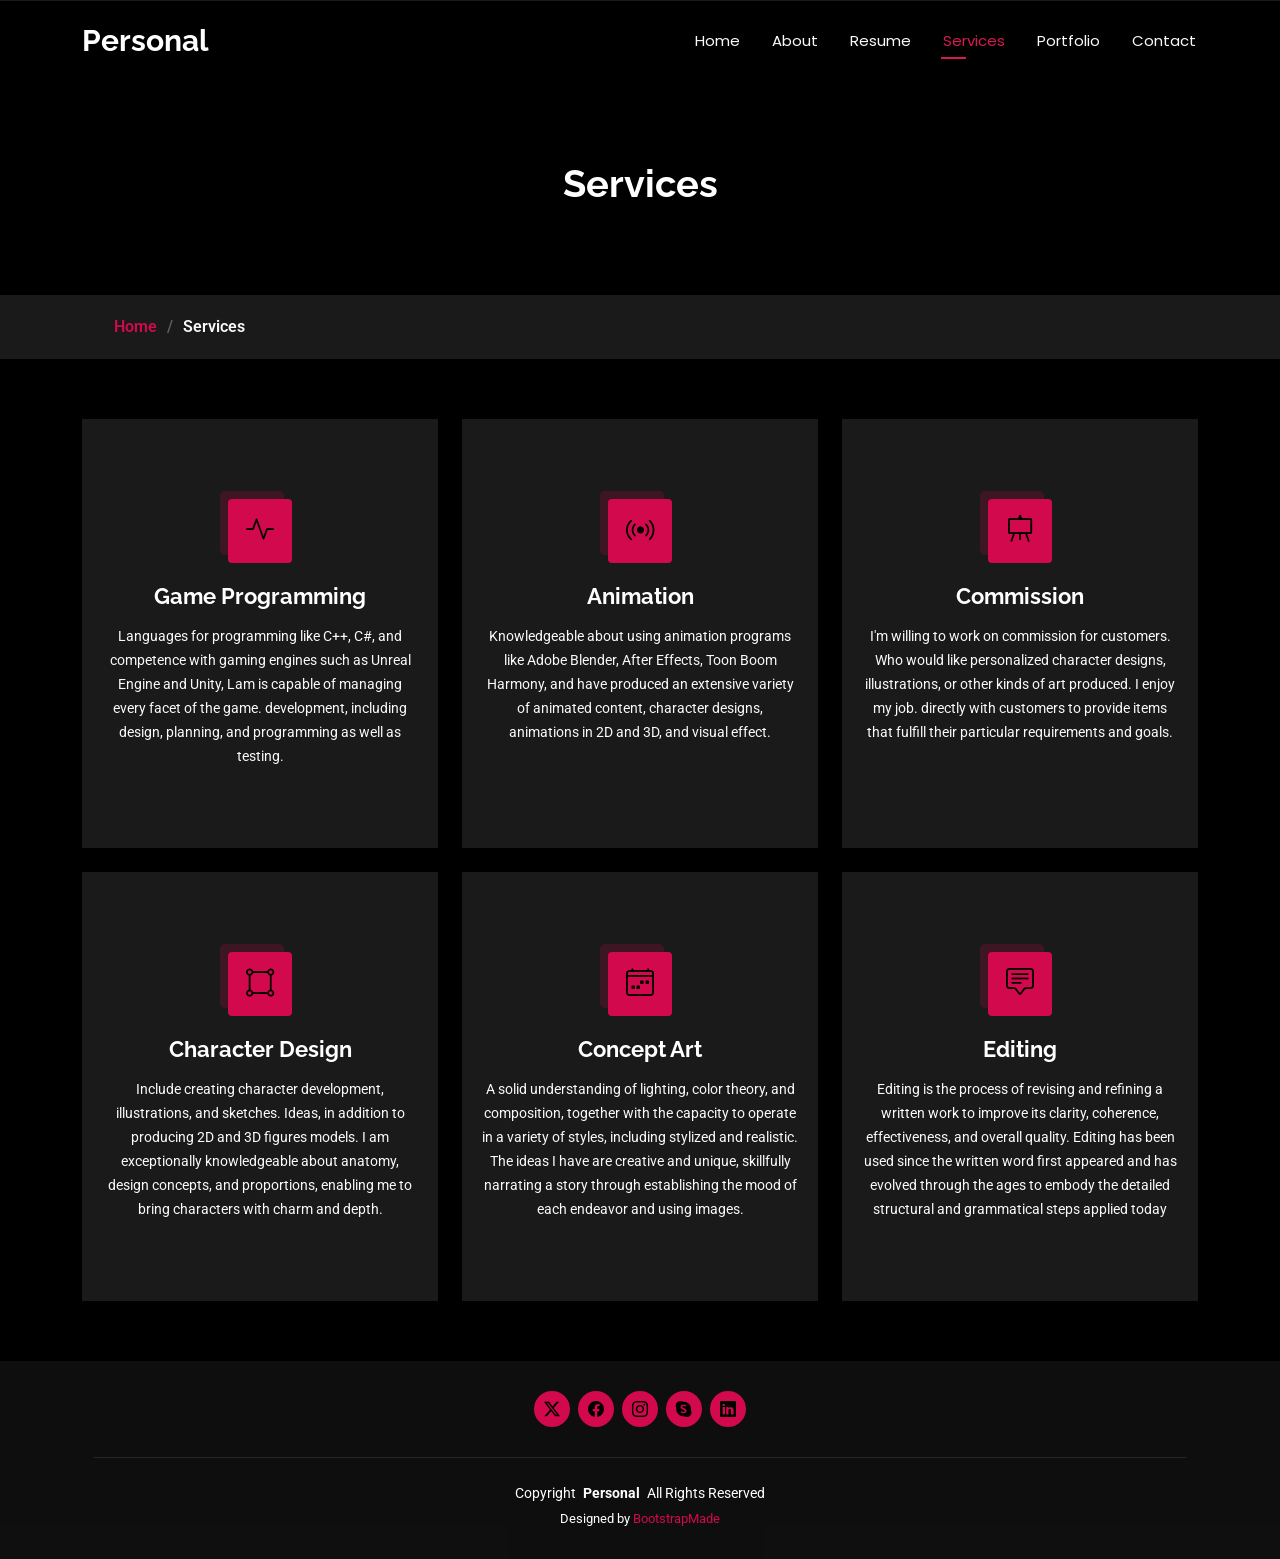
<file: services.html>
<!DOCTYPE html>
<html lang="en">

<head>
  <meta charset="utf-8">
  <meta content="width=device-width, initial-scale=1.0" name="viewport">
  <title>Services - Personal Bootstrap Template</title>
  <meta name="description" content="">
  <meta name="keywords" content="">

  <!-- Favicons -->
  <link href="assets/img/favicon.png" rel="icon">
  <link href="assets/img/apple-touch-icon.png" rel="apple-touch-icon">

  <!-- Fonts -->
  <link href="https://fonts.googleapis.com" rel="preconnect">
  <link href="https://fonts.gstatic.com" rel="preconnect" crossorigin>
  <link href="https://fonts.googleapis.com/css2?family=Roboto:ital,wght@0,100;0,300;0,400;0,500;0,700;0,900;1,100;1,300;1,400;1,500;1,700;1,900&family=Poppins:ital,wght@0,100;0,200;0,300;0,400;0,500;0,600;0,700;0,800;0,900;1,100;1,200;1,300;1,400;1,500;1,600;1,700;1,800;1,900&family=Raleway:ital,wght@0,100;0,200;0,300;0,400;0,500;0,600;0,700;0,800;0,900;1,100;1,200;1,300;1,400;1,500;1,600;1,700;1,800;1,900&display=swap" rel="stylesheet">

  <!-- Vendor CSS Files -->
  <link href="assets/vendor/bootstrap/css/bootstrap.min.css" rel="stylesheet">
  <link href="assets/vendor/bootstrap-icons/bootstrap-icons.css" rel="stylesheet">
  <link href="assets/vendor/aos/aos.css" rel="stylesheet">
  <link href="assets/vendor/swiper/swiper-bundle.min.css" rel="stylesheet">
  <link href="assets/vendor/glightbox/css/glightbox.min.css" rel="stylesheet">

  <!-- Main CSS File -->
  <link href="assets/css/main.css" rel="stylesheet">

  <!-- =======================================================
  * Template Name: Personal
  * Template URL: https://bootstrapmade.com/personal-free-resume-bootstrap-template/
  * Updated: Nov 04 2024 with Bootstrap v5.3.3
  * Author: BootstrapMade.com
  * License: https://bootstrapmade.com/license/
  ======================================================== -->
</head>

<body class="services-page">

  <header id="header" class="header d-flex align-items-center fixed-top">
    <div class="container-fluid container-xl position-relative d-flex align-items-center justify-content-between">

      <a href="index.html" class="logo d-flex align-items-center">
        <!-- Uncomment the line below if you also wish to use an image logo -->
        <!-- <img src="assets/img/logo.png" alt=""> -->
        <h1 class="sitename">Personal</h1>
      </a>

      <nav id="navmenu" class="navmenu">
        <ul>
          <li><a href="index.html">Home</a></li>
          <li><a href="about.html">About</a></li>
          <li><a href="resume.html">Resume</a></li>
          <li><a href="services.html" class="active">Services</a></li>
          <li><a href="portfolio.html">Portfolio</a></li>
          <li><a href="contact.html">Contact</a></li>
        </ul>
        <i class="mobile-nav-toggle d-xl-none bi bi-list"></i>
      </nav>

    </div>
  </header>

  <main class="main">

    <!-- Page Title -->
    <div class="page-title" data-aos="fade">
      <div class="heading">
        <div class="container">
          <div class="row d-flex justify-content-center text-center">
            <div class="col-lg-8">
              <h1>Services</h1>
            </div>
          </div>
        </div>
      </div>
      <nav class="breadcrumbs">
        <div class="container">
          <ol>
            <li><a href="index.html">Home</a></li>
            <li class="current">Services</li>
          </ol>
        </div>
      </nav>
    </div><!-- End Page Title -->

    <!-- Services Section -->
    <section id="services" class="services section">

      <div class="container">

        <div class="row gy-4">

          <div class="col-lg-4 col-md-6" data-aos="fade-up" data-aos-delay="100">
            <div class="service-item  position-relative">
              <div class="icon">
                <i class="bi bi-activity"></i>
              </div>
              <a href="service-details.html" class="stretched-link">
                <h3>Game Programming</h3>
              </a>
              <p>Languages for programming like C++, C#, and
                competence with gaming engines such as Unreal Engine and Unity,
                Lam is capable of managing every facet of the game.
                development, including design, planning, and programming
                as well as testing.</p>
            </div>
          </div><!-- End Service Item -->

          <div class="col-lg-4 col-md-6" data-aos="fade-up" data-aos-delay="200">
            <div class="service-item position-relative">
              <div class="icon">
                <i class="bi bi-broadcast"></i>
              </div>
              <a href="service-details.html" class="stretched-link">
                <h3>Animation</h3>
              </a>
              <p>Knowledgeable about using animation programs like Adobe
                Blender, After Effects, Toon Boom Harmony, and
                have produced an extensive variety of animated content,
                character designs, animations in 2D and 3D, and
                visual effect.</p>
            </div>
          </div><!-- End Service Item -->

          <div class="col-lg-4 col-md-6" data-aos="fade-up" data-aos-delay="300">
            <div class="service-item position-relative">
              <div class="icon">
                <i class="bi bi-easel"></i>
              </div>
              <a href="service-details.html" class="stretched-link">
                <h3>Commission</h3>
              </a>
              <p>I'm willing to work on commission for customers.
                Who would like personalized character designs, illustrations,
                or other kinds of art produced. I enjoy my job.
                directly with customers to provide items that fulfill their
                particular requirements and goals.</p>
            </div>
          </div><!-- End Service Item -->

          <div class="col-lg-4 col-md-6" data-aos="fade-up" data-aos-delay="400">
            <div class="service-item position-relative">
              <div class="icon">
                <i class="bi bi-bounding-box-circles"></i>
              </div>
              <a href="service-details.html" class="stretched-link">
                <h3>Character Design</h3>
              </a>
              <p>Include creating character development, illustrations, and sketches.
                Ideas, in addition to producing 2D and 3D figures
                models.  I am exceptionally knowledgeable about anatomy,
                design concepts, and proportions, enabling me to bring
                characters with charm and depth.</p>
              <a href="service-details.html" class="stretched-link"></a>
            </div>
          </div><!-- End Service Item -->

          <div class="col-lg-4 col-md-6" data-aos="fade-up" data-aos-delay="500">
            <div class="service-item position-relative">
              <div class="icon">
                <i class="bi bi-calendar4-week"></i>
              </div>
              <a href="service-details.html" class="stretched-link">
                <h3>Concept Art</h3>
              </a>
              <p>A solid understanding of lighting, color theory, and
                composition, together with the capacity to operate in a variety of
                styles, including stylized and realistic. The ideas I have are
                creative and unique, skillfully narrating a story
                through establishing the mood of each endeavor and using images.</p>
              <a href="service-details.html" class="stretched-link"></a>
            </div>
          </div><!-- End Service Item -->

          <div class="col-lg-4 col-md-6" data-aos="fade-up" data-aos-delay="600">
            <div class="service-item position-relative">
              <div class="icon">
                <i class="bi bi-chat-square-text"></i>
              </div>
              <a href="service-details.html" class="stretched-link">
                <h3>Editing</h3>
              </a>
              <p>Editing is the process of revising and refining a written work to improve its clarity, coherence, effectiveness, and overall quality. Editing has been used since the written word first appeared and has evolved through the ages to embody the detailed structural and grammatical steps applied today</p>
              <a href="service-details.html" class="stretched-link"></a>
            </div>
          </div><!-- End Service Item -->

        </div>

      </div>

    </section><!-- /Services Section -->

  </main>

  <footer id="footer" class="footer dark-background">
    <div class="container">
      
      <div class="social-links d-flex justify-content-center">
        <a href=""><i class="bi bi-twitter-x"></i></a>
        <a href=""><i class="bi bi-facebook"></i></a>
        <a href=""><i class="bi bi-instagram"></i></a>
        <a href=""><i class="bi bi-skype"></i></a>
        <a href=""><i class="bi bi-linkedin"></i></a>
      </div>
      <div class="container">
        <div class="copyright">
          <span>Copyright</span> <strong class="px-1 sitename">Personal</strong> <span>All Rights Reserved</span>
        </div>
        <div class="credits">
          <!-- All the links in the footer should remain intact. -->
          <!-- You can delete the links only if you've purchased the pro version. -->
          <!-- Licensing information: https://bootstrapmade.com/license/ -->
          <!-- Purchase the pro version with working PHP/AJAX contact form: [buy-url] -->
          Designed by <a href="https://bootstrapmade.com/">BootstrapMade</a>
        </div>
      </div>
    </div>
  </footer>

  <!-- Scroll Top -->
  <a href="#" id="scroll-top" class="scroll-top d-flex align-items-center justify-content-center"><i class="bi bi-arrow-up-short"></i></a>

  <!-- Preloader -->
  <div id="preloader"></div>

  <!-- Vendor JS Files -->
  <script src="assets/vendor/bootstrap/js/bootstrap.bundle.min.js"></script>
  <script src="assets/vendor/php-email-form/validate.js"></script>
  <script src="assets/vendor/aos/aos.js"></script>
  <script src="assets/vendor/typed.js/typed.umd.js"></script>
  <script src="assets/vendor/purecounter/purecounter_vanilla.js"></script>
  <script src="assets/vendor/waypoints/noframework.waypoints.js"></script>
  <script src="assets/vendor/swiper/swiper-bundle.min.js"></script>
  <script src="assets/vendor/glightbox/js/glightbox.min.js"></script>
  <script src="assets/vendor/imagesloaded/imagesloaded.pkgd.min.js"></script>
  <script src="assets/vendor/isotope-layout/isotope.pkgd.min.js"></script>

  <!-- Main JS File -->
  <script src="assets/js/main.js"></script>

</body>

</html>
</file>
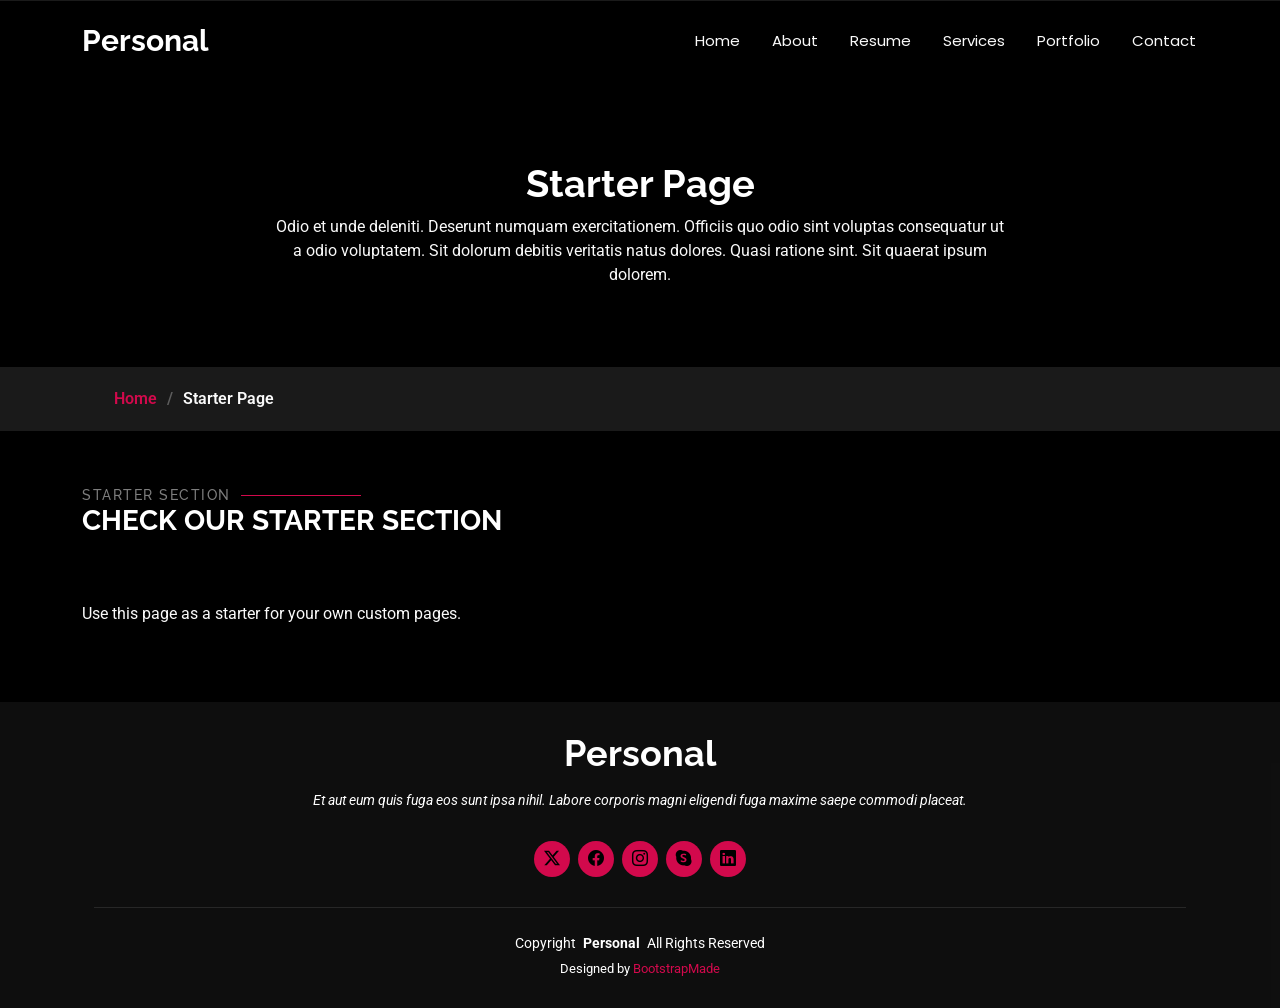
<file: starter-page.html>
<!DOCTYPE html>
<html lang="en">

<head>
  <meta charset="utf-8">
  <meta content="width=device-width, initial-scale=1.0" name="viewport">
  <title>Starter Page - Personal Bootstrap Template</title>
  <meta name="description" content="">
  <meta name="keywords" content="">

  <!-- Favicons -->
  <link href="assets/img/favicon.png" rel="icon">
  <link href="assets/img/apple-touch-icon.png" rel="apple-touch-icon">

  <!-- Fonts -->
  <link href="https://fonts.googleapis.com" rel="preconnect">
  <link href="https://fonts.gstatic.com" rel="preconnect" crossorigin>
  <link href="https://fonts.googleapis.com/css2?family=Roboto:ital,wght@0,100;0,300;0,400;0,500;0,700;0,900;1,100;1,300;1,400;1,500;1,700;1,900&family=Poppins:ital,wght@0,100;0,200;0,300;0,400;0,500;0,600;0,700;0,800;0,900;1,100;1,200;1,300;1,400;1,500;1,600;1,700;1,800;1,900&family=Raleway:ital,wght@0,100;0,200;0,300;0,400;0,500;0,600;0,700;0,800;0,900;1,100;1,200;1,300;1,400;1,500;1,600;1,700;1,800;1,900&display=swap" rel="stylesheet">

  <!-- Vendor CSS Files -->
  <link href="assets/vendor/bootstrap/css/bootstrap.min.css" rel="stylesheet">
  <link href="assets/vendor/bootstrap-icons/bootstrap-icons.css" rel="stylesheet">
  <link href="assets/vendor/aos/aos.css" rel="stylesheet">
  <link href="assets/vendor/swiper/swiper-bundle.min.css" rel="stylesheet">
  <link href="assets/vendor/glightbox/css/glightbox.min.css" rel="stylesheet">

  <!-- Main CSS File -->
  <link href="assets/css/main.css" rel="stylesheet">

  <!-- =======================================================
  * Template Name: Personal
  * Template URL: https://bootstrapmade.com/personal-free-resume-bootstrap-template/
  * Updated: Nov 04 2024 with Bootstrap v5.3.3
  * Author: BootstrapMade.com
  * License: https://bootstrapmade.com/license/
  ======================================================== -->
</head>

<body class="starter-page-page">

  <header id="header" class="header d-flex align-items-center fixed-top">
    <div class="container-fluid container-xl position-relative d-flex align-items-center justify-content-between">

      <a href="index.html" class="logo d-flex align-items-center">
        <!-- Uncomment the line below if you also wish to use an image logo -->
        <!-- <img src="assets/img/logo.png" alt=""> -->
        <h1 class="sitename">Personal</h1>
      </a>

      <nav id="navmenu" class="navmenu">
        <ul>
          <li><a href="index.html">Home</a></li>
          <li><a href="about.html">About</a></li>
          <li><a href="resume.html">Resume</a></li>
          <li><a href="services.html">Services</a></li>
          <li><a href="portfolio.html">Portfolio</a></li>
          <li><a href="contact.html">Contact</a></li>
        </ul>
        <i class="mobile-nav-toggle d-xl-none bi bi-list"></i>
      </nav>

    </div>
  </header>

  <main class="main">

    <!-- Page Title -->
    <div class="page-title" data-aos="fade">
      <div class="heading">
        <div class="container">
          <div class="row d-flex justify-content-center text-center">
            <div class="col-lg-8">
              <h1>Starter Page</h1>
              <p class="mb-0">Odio et unde deleniti. Deserunt numquam exercitationem. Officiis quo odio sint voluptas consequatur ut a odio voluptatem. Sit dolorum debitis veritatis natus dolores. Quasi ratione sint. Sit quaerat ipsum dolorem.</p>
            </div>
          </div>
        </div>
      </div>
      <nav class="breadcrumbs">
        <div class="container">
          <ol>
            <li><a href="index.html">Home</a></li>
            <li class="current">Starter Page</li>
          </ol>
        </div>
      </nav>
    </div><!-- End Page Title -->

    <!-- Starter Section Section -->
    <section id="starter-section" class="starter-section section">

      <!-- Section Title -->
      <div class="container section-title" data-aos="fade-up">
        <h2>Starter Section</h2>
        <div><span>Check Our</span> <span class="description-title">Starter Section</span></div>
      </div><!-- End Section Title -->

      <div class="container" data-aos="fade-up">
        <p>Use this page as a starter for your own custom pages.</p>
      </div>

    </section><!-- /Starter Section Section -->

  </main>

  <footer id="footer" class="footer dark-background">
    <div class="container">
      <h3 class="sitename">Personal</h3>
      <p>Et aut eum quis fuga eos sunt ipsa nihil. Labore corporis magni eligendi fuga maxime saepe commodi placeat.</p>
      <div class="social-links d-flex justify-content-center">
        <a href=""><i class="bi bi-twitter-x"></i></a>
        <a href=""><i class="bi bi-facebook"></i></a>
        <a href=""><i class="bi bi-instagram"></i></a>
        <a href=""><i class="bi bi-skype"></i></a>
        <a href=""><i class="bi bi-linkedin"></i></a>
      </div>
      <div class="container">
        <div class="copyright">
          <span>Copyright</span> <strong class="px-1 sitename">Personal</strong> <span>All Rights Reserved</span>
        </div>
        <div class="credits">
          <!-- All the links in the footer should remain intact. -->
          <!-- You can delete the links only if you've purchased the pro version. -->
          <!-- Licensing information: https://bootstrapmade.com/license/ -->
          <!-- Purchase the pro version with working PHP/AJAX contact form: [buy-url] -->
          Designed by <a href="https://bootstrapmade.com/">BootstrapMade</a>
        </div>
      </div>
    </div>
  </footer>

  <!-- Scroll Top -->
  <a href="#" id="scroll-top" class="scroll-top d-flex align-items-center justify-content-center"><i class="bi bi-arrow-up-short"></i></a>

  <!-- Preloader -->
  <div id="preloader"></div>

  <!-- Vendor JS Files -->
  <script src="assets/vendor/bootstrap/js/bootstrap.bundle.min.js"></script>
  <script src="assets/vendor/php-email-form/validate.js"></script>
  <script src="assets/vendor/aos/aos.js"></script>
  <script src="assets/vendor/typed.js/typed.umd.js"></script>
  <script src="assets/vendor/purecounter/purecounter_vanilla.js"></script>
  <script src="assets/vendor/waypoints/noframework.waypoints.js"></script>
  <script src="assets/vendor/swiper/swiper-bundle.min.js"></script>
  <script src="assets/vendor/glightbox/js/glightbox.min.js"></script>
  <script src="assets/vendor/imagesloaded/imagesloaded.pkgd.min.js"></script>
  <script src="assets/vendor/isotope-layout/isotope.pkgd.min.js"></script>

  <!-- Main JS File -->
  <script src="assets/js/main.js"></script>

</body>

</html>
</file>
<file: assets/css/main.css>
/**
* Template Name: Personal
* Template URL: https://bootstrapmade.com/personal-free-resume-bootstrap-template/
* Updated: Nov 04 2024 with Bootstrap v5.3.3
* Author: BootstrapMade.com
* License: https://bootstrapmade.com/license/
*/

/*--------------------------------------------------------------
# Font & Color Variables
# Help: https://bootstrapmade.com/color-system/
--------------------------------------------------------------*/
/* Fonts */
:root {
  --default-font: "Roboto",  system-ui, -apple-system, "Segoe UI", Roboto, "Helvetica Neue", Arial, "Noto Sans", "Liberation Sans", sans-serif, "Apple Color Emoji", "Segoe UI Emoji", "Segoe UI Symbol", "Noto Color Emoji";
  --heading-font: "Raleway",  sans-serif;
  --nav-font: "Poppins",  sans-serif;
}

/* Global Colors - The following color variables are used throughout the website. Updating them here will change the color scheme of the entire website */
:root { 
  --background-color: #000000; /* Background color for the entire website, including individual sections */
  --default-color: #fafafa; /* Default color used for the majority of the text content across the entire website */
  --heading-color: #ffffff; /* Color for headings, subheadings and title throughout the website */
  --accent-color: #d2094c; /* Accent color that represents your brand on the website. It's used for buttons, links, and other elements that need to stand out */
  --surface-color: #1a1a1a; /* The surface color is used as a background of boxed elements within sections, such as cards, icon boxes, or other elements that require a visual separation from the global background. */
  --contrast-color: #000000; /* Contrast color for text, ensuring readability against backgrounds of accent, heading, or default colors. */
}

/* Nav Menu Colors - The following color variables are used specifically for the navigation menu. They are separate from the global colors to allow for more customization options */
:root {
  --nav-color: #fafafa;  /* The default color of the main navmenu links */
  --nav-hover-color: #d51a52; /* Applied to main navmenu links when they are hovered over or active */
  --nav-mobile-background-color: #1a1a1a; /* Used as the background color for mobile navigation menu */
  --nav-dropdown-background-color: #1a1a1a; /* Used as the background color for dropdown items that appear when hovering over primary navigation items */
  --nav-dropdown-color: #fafafa; /* Used for navigation links of the dropdown items in the navigation menu. */
  --nav-dropdown-hover-color: #d2183d; /* Similar to --nav-hover-color, this color is applied to dropdown navigation links when they are hovered over. */
}

/* Color Presets - These classes override global colors when applied to any section or element, providing reuse of the sam color scheme. */

.light-background {
  --background-color: #1a1a1a;
  --surface-color: #343434;
}

.dark-background {
  --background-color: rgba(15, 15, 15, 0.975);
  --default-color: #ffffff;
  --heading-color: #ffffff;
  --surface-color: #292929f9;
  --contrast-color: #000000;
}

/* Smooth scroll */
:root {
  scroll-behavior: smooth;
}

/*--------------------------------------------------------------
# General Styling & Shared Classes
--------------------------------------------------------------*/
body {
  color: var(--default-color);
  background-color: var(--background-color);
  font-family: var(--default-font);
}

a {
  color: var(--accent-color);
  text-decoration: none;
  transition: 0.3s;
}

a:hover {
  color: color-mix(in srgb, var(--accent-color), transparent 25%);
  text-decoration: none;
}

h1,
h2,
h3,
h4,
h5,
h6 {
  color: var(--heading-color);
  font-family: var(--heading-font);
}

/* PHP Email Form Messages
------------------------------*/
.php-email-form .error-message {
  display: none;
  background: #df1529;
  color: #ffffff;
  text-align: left;
  padding: 15px;
  margin-bottom: 24px;
  font-weight: 600;
}

.php-email-form .sent-message {
  display: none;
  color: #ffffff;
  background: #c20e47;
  text-align: center;
  padding: 15px;
  margin-bottom: 24px;
  font-weight: 600;
}

.php-email-form .loading {
  display: none;
  background: var(--surface-color);
  text-align: center;
  padding: 15px;
  margin-bottom: 24px;
}

.php-email-form .loading:before {
  content: "";
  display: inline-block;
  border-radius: 50%;
  width: 24px;
  height: 24px;
  margin: 0 10px -6px 0;
  border: 3px solid var(--accent-color);
  border-top-color: var(--surface-color);
  animation: php-email-form-loading 1s linear infinite;
}

@keyframes php-email-form-loading {
  0% {
    transform: rotate(0deg);
  }

  100% {
    transform: rotate(360deg);
  }
}

/*--------------------------------------------------------------
# Global Header
--------------------------------------------------------------*/
.header {
  --background-color: rgba(0, 0, 0, 0);
  color: var(--default-color);
  background-color: var(--background-color);
  padding: 15px 0;
  transition: all 0.5s;
  z-index: 997;
}

.header .logo {
  line-height: 1;
}

.header .logo img {
  max-height: 32px;
  margin-right: 8px;
}

.header .logo h1 {
  font-size: 30px;
  margin: 0;
  font-weight: 700;
  color: var(--heading-color);
}

.scrolled .header {
  box-shadow: 0px 0 18px rgba(0, 0, 0, 0.1);
}

/* Global Header on Scroll
------------------------------*/
.scrolled .header {
  --background-color: rgba(0, 0, 0, 0.8);
}

/*--------------------------------------------------------------
# Navigation Menu
--------------------------------------------------------------*/
/* Desktop Navigation */
@media (min-width: 1200px) {
  .navmenu {
    padding: 0;
  }

  .navmenu ul {
    margin: 0;
    padding: 0;
    display: flex;
    list-style: none;
    align-items: center;
  }

  .navmenu li {
    position: relative;
  }

  .navmenu>ul>li {
    white-space: nowrap;
    padding: 15px 14px;
  }

  .navmenu>ul>li:last-child {
    padding-right: 0;
  }

  .navmenu a,
  .navmenu a:focus {
    color: var(--nav-color);
    font-size: 15px;
    padding: 0 2px;
    font-family: var(--nav-font);
    font-weight: 400;
    display: flex;
    align-items: center;
    justify-content: space-between;
    white-space: nowrap;
    transition: 0.3s;
    position: relative;
  }

  .navmenu a i,
  .navmenu a:focus i {
    font-size: 12px;
    line-height: 0;
    margin-left: 5px;
    transition: 0.3s;
  }

  .navmenu>ul>li>a:before {
    content: "";
    position: absolute;
    height: 2px;
    bottom: -6px;
    left: 0;
    background-color: var(--nav-hover-color);
    visibility: hidden;
    width: 0px;
    transition: all 0.3s ease-in-out 0s;
  }

  .navmenu a:hover:before,
  .navmenu li:hover>a:before,
  .navmenu .active:before {
    visibility: visible;
    width: 25px;
  }

  .navmenu li:hover>a,
  .navmenu .active,
  .navmenu .active:focus {
    color: var(--nav-hover-color);
  }

  .navmenu .dropdown ul {
    margin: 0;
    padding: 10px 0;
    background: var(--nav-dropdown-background-color);
    display: block;
    position: absolute;
    visibility: hidden;
    left: 14px;
    top: 130%;
    opacity: 0;
    transition: 0.3s;
    border-radius: 4px;
    z-index: 99;
    box-shadow: 0px 0px 30px rgba(0, 0, 0, 0.1);
  }

  .navmenu .dropdown ul li {
    min-width: 200px;
  }

  .navmenu .dropdown ul a {
    padding: 10px 20px;
    font-size: 15px;
    text-transform: none;
    color: var(--nav-dropdown-color);
  }

  .navmenu .dropdown ul a i {
    font-size: 12px;
  }

  .navmenu .dropdown ul a:hover,
  .navmenu .dropdown ul .active:hover,
  .navmenu .dropdown ul li:hover>a {
    color: var(--nav-dropdown-hover-color);
  }

  .navmenu .dropdown:hover>ul {
    opacity: 1;
    top: 100%;
    visibility: visible;
  }

  .navmenu .dropdown .dropdown ul {
    top: 0;
    left: -90%;
    visibility: hidden;
  }

  .navmenu .dropdown .dropdown:hover>ul {
    opacity: 1;
    top: 0;
    left: -100%;
    visibility: visible;
  }
}

/* Mobile Navigation */
@media (max-width: 1199px) {
  .mobile-nav-toggle {
    color: var(--nav-color);
    font-size: 28px;
    line-height: 0;
    margin-right: 10px;
    cursor: pointer;
    transition: color 0.3s;
  }

  .navmenu {
    padding: 0;
    z-index: 9997;
  }

  .navmenu ul {
    display: none;
    list-style: none;
    position: absolute;
    inset: 60px 20px 20px 20px;
    padding: 10px 0;
    margin: 0;
    border-radius: 6px;
    background-color: var(--nav-mobile-background-color);
    border: 1px solid color-mix(in srgb, var(--default-color), transparent 90%);
    box-shadow: none;
    overflow-y: auto;
    transition: 0.3s;
    z-index: 9998;
  }

  .navmenu a,
  .navmenu a:focus {
    color: var(--nav-dropdown-color);
    padding: 10px 20px;
    font-family: var(--nav-font);
    font-size: 17px;
    font-weight: 500;
    display: flex;
    align-items: center;
    justify-content: space-between;
    white-space: nowrap;
    transition: 0.3s;
  }

  .navmenu a i,
  .navmenu a:focus i {
    font-size: 12px;
    line-height: 0;
    margin-left: 5px;
    width: 30px;
    height: 30px;
    display: flex;
    align-items: center;
    justify-content: center;
    border-radius: 50%;
    transition: 0.3s;
    background-color: color-mix(in srgb, var(--accent-color), transparent 90%);
  }

  .navmenu a i:hover,
  .navmenu a:focus i:hover {
    background-color: var(--accent-color);
    color: var(--contrast-color);
  }

  .navmenu a:hover,
  .navmenu .active,
  .navmenu .active:focus {
    color: var(--nav-dropdown-hover-color);
  }

  .navmenu .active i,
  .navmenu .active:focus i {
    background-color: var(--accent-color);
    color: var(--contrast-color);
    transform: rotate(180deg);
  }

  .navmenu .dropdown ul {
    position: static;
    display: none;
    z-index: 99;
    padding: 10px 0;
    margin: 10px 20px;
    background-color: var(--nav-dropdown-background-color);
    transition: all 0.5s ease-in-out;
  }

  .navmenu .dropdown ul ul {
    background-color: rgba(33, 37, 41, 0.1);
  }

  .navmenu .dropdown>.dropdown-active {
    display: block;
    background-color: rgba(33, 37, 41, 0.03);
  }

  .mobile-nav-active {
    overflow: hidden;
  }

  .mobile-nav-active .mobile-nav-toggle {
    color: #fff;
    position: absolute;
    font-size: 32px;
    top: 15px;
    right: 15px;
    margin-right: 0;
    z-index: 9999;
  }

  .mobile-nav-active .navmenu {
    position: fixed;
    overflow: hidden;
    inset: 0;
    background: rgba(33, 37, 41, 0.8);
    transition: 0.3s;
  }

  .mobile-nav-active .navmenu>ul {
    display: block;
  }
}

/*--------------------------------------------------------------
# Global Footer
--------------------------------------------------------------*/
.footer {
  color: var(--default-color);
  background-color: var(--background-color);
  font-size: 14px;
  text-align: center;
  padding: 30px 0;
  position: relative;
}

.footer h3 {
  font-size: 36px;
  font-weight: 700;
  position: relative;
  padding: 0;
  margin: 0 0 15px 0;
}

.footer p {
  font-size: 15;
  font-style: italic;
  padding: 0;
  margin: 0 0 30px 0;
}

.footer .social-links {
  margin: 0 0 30px 0;
}

.footer .social-links a {
  font-size: 16px;
  display: flex;
  align-items: center;
  justify-content: center;
  background: var(--accent-color);
  color: var(--contrast-color);
  line-height: 1;
  margin: 0 4px;
  border-radius: 50%;
  text-align: center;
  width: 36px;
  height: 36px;
  transition: 0.3s;
}

.footer .social-links a:hover {
  background: color-mix(in srgb, var(--accent-color), transparent 20%);
  text-decoration: none;
}

.footer .copyright {
  padding-top: 25px;
  border-top: 1px solid color-mix(in srgb, var(--default-color), transparent 90%);
}

.footer .credits {
  font-size: 13px;
  padding-top: 5px;
}

/*--------------------------------------------------------------
# Preloader
--------------------------------------------------------------*/
#preloader {
  position: fixed;
  inset: 0;
  z-index: 999999;
  overflow: hidden;
  background: var(--background-color);
  transition: all 0.6s ease-out;
}

#preloader:before {
  content: "";
  position: fixed;
  top: calc(50% - 30px);
  left: calc(50% - 30px);
  border: 6px solid #ffffff;
  border-color: var(--accent-color) transparent var(--accent-color) transparent;
  border-radius: 50%;
  width: 60px;
  height: 60px;
  animation: animate-preloader 1.5s linear infinite;
}

@keyframes animate-preloader {
  0% {
    transform: rotate(0deg);
  }

  100% {
    transform: rotate(360deg);
  }
}

/*--------------------------------------------------------------
# Scroll Top Button
--------------------------------------------------------------*/
.scroll-top {
  position: fixed;
  visibility: hidden;
  opacity: 0;
  right: 15px;
  bottom: -15px;
  z-index: 99999;
  background-color: var(--accent-color);
  width: 44px;
  height: 44px;
  border-radius: 50px;
  transition: all 0.4s;
}

.scroll-top i {
  font-size: 24px;
  color: var(--contrast-color);
  line-height: 0;
}

.scroll-top:hover {
  background-color: color-mix(in srgb, var(--accent-color), transparent 20%);
  color: var(--contrast-color);
}

.scroll-top.active {
  visibility: visible;
  opacity: 1;
  bottom: 15px;
}

/*--------------------------------------------------------------
# Disable aos animation delay on mobile devices
--------------------------------------------------------------*/
@media screen and (max-width: 768px) {
  [data-aos-delay] {
    transition-delay: 0 !important;
  }
}

/*--------------------------------------------------------------
# Global Page Titles & Breadcrumbs
--------------------------------------------------------------*/
.page-title {
  color: var(--default-color);
  background-color: var(--background-color);
  position: relative;
}

.page-title .heading {
  padding: 160px 0 80px 0;
  border-top: 1px solid color-mix(in srgb, var(--default-color), transparent 90%);
}

.page-title .heading h1 {
  font-size: 38px;
  font-weight: 700;
}

.page-title nav {
  background-color: color-mix(in srgb, var(--default-color), transparent 90%);
  padding: 20px 0;
}

.page-title nav ol {
  display: flex;
  flex-wrap: wrap;
  list-style: none;
  margin: 0;
  font-size: 16px;
  font-weight: 600;
}

.page-title nav ol li+li {
  padding-left: 10px;
}

.page-title nav ol li+li::before {
  content: "/";
  display: inline-block;
  padding-right: 10px;
  color: color-mix(in srgb, var(--default-color), transparent 70%);
}

/*--------------------------------------------------------------
# Global Sections
--------------------------------------------------------------*/
section,
.section {
  color: var(--default-color);
  background-color: var(--background-color);
  padding: 60px 0;
  scroll-margin-top: 100px;
  overflow: clip;
}

@media (max-width: 1199px) {

  section,
  .section {
    scroll-margin-top: 66px;
  }
}

/*--------------------------------------------------------------
# Global Section Titles
--------------------------------------------------------------*/
.section-title {
  padding-bottom: 60px;
  position: relative;
}

.section-title h2 {
  font-size: 14px;
  font-weight: 500;
  padding: 0;
  line-height: 1px;
  margin: 0;
  letter-spacing: 1.5px;
  text-transform: uppercase;
  color: color-mix(in srgb, var(--default-color), transparent 50%);
  position: relative;
}

.section-title h2::after {
  content: "";
  width: 120px;
  height: 1px;
  display: inline-block;
  background: var(--accent-color);
  margin: 4px 10px;
}

.section-title div {
  color: var(--heading-color);
  margin: 0;
  margin: 0;
  font-size: 28px;
  font-weight: 700;
  text-transform: uppercase;
  font-family: var(--heading-font);
}

/*--------------------------------------------------------------
# Hero Section
--------------------------------------------------------------*/
.hero {
  width: 100%;
  min-height: 100vh;
  position: relative;
  padding: 80px 0;
  display: flex;
  align-items: center;
  justify-content: center;
}

.hero img {
  position: absolute;
  inset: 0;
  display: block;
  width: 100%;
  height: 100%;
  object-fit: cover;
  z-index: 1;
}

.hero .container {
  position: relative;
  z-index: 3;
}

.hero h2 {
  margin: 0;
  font-size: 64px;
  font-weight: 700;
}

.hero p {
  margin: 5px 0 0 0;
  font-size: 26px;
}

.hero p span {
  letter-spacing: 1px;
  border-bottom: 2px solid var(--accent-color);
}

.hero .social-links {
  margin-top: 25px;
}

.hero .social-links a {
  background-color: color-mix(in srgb, var(--default-color), transparent 90%);
  color: var(--default-color);
  font-size: 14px;
  width: 40px;
  height: 40px;
  border-radius: 50px;
  display: inline-flex;
  align-items: center;
  justify-content: center;
  margin-right: 20px;
  transition: 0.3s;
}

.hero .social-links a:hover {
  background-color: var(--accent-color);
}

@media (max-width: 768px) {
  .hero h2 {
    font-size: 32px;
  }

  .hero p {
    font-size: 20px;
  }
}

/*--------------------------------------------------------------
# About Section
--------------------------------------------------------------*/
.about .content h2 {
  font-weight: 700;
  font-size: 24px;
}

.about .content ul {
  list-style: none;
  padding: 0;
}

.about .content ul li {
  margin-bottom: 20px;
  display: flex;
  align-items: center;
}

.about .content ul strong {
  margin-right: 10px;
}

.about .content ul i {
  font-size: 16px;
  margin-right: 5px;
  color: var(--accent-color);
  line-height: 0;
}

/*--------------------------------------------------------------
# Stats Section
--------------------------------------------------------------*/
.stats i {
  background-color: var(--surface-color);
  color: var(--accent-color);
  box-shadow: 0px 2px 25px rgba(0, 0, 0, 0.1);
  width: 54px;
  height: 54px;
  font-size: 24px;
  border-radius: 50px;
  border: 2px solid var(--background-color);
  display: inline-flex;
  align-items: center;
  justify-content: center;
  position: relative;
  z-index: 1;
}

.stats .stats-item {
  background-color: var(--surface-color);
  margin-top: -27px;
  padding: 30px 30px 25px 30px;
  width: 100%;
  position: relative;
  text-align: center;
  box-shadow: 0px 2px 35px rgba(0, 0, 0, 0.1);
  border-radius: 4px;
  z-index: 0;
}

.stats .stats-item span {
  font-size: 36px;
  display: block;
  font-weight: 700;
  color: color-mix(in srgb, var(--default-color), transparent 20%);
}

.stats .stats-item p {
  padding: 0;
  margin: 0;
  font-family: var(--heading-font);
  font-size: 16px;
}

/*--------------------------------------------------------------
# Skills Section
--------------------------------------------------------------*/
.skills .progress {
  height: 60px;
  display: block;
  background: none;
  border-radius: 0;
}

.skills .progress .skill {
  color: var(--heading-color);
  padding: 0;
  margin: 0 0 6px 0;
  text-transform: uppercase;
  display: block;
  font-weight: 600;
  font-family: var(--heading-font);
}

.skills .progress .skill .val {
  float: right;
  font-style: normal;
}

.skills .progress-bar-wrap {
  background: color-mix(in srgb, var(--default-color), transparent 90%);
  height: 10px;
}

.skills .progress-bar {
  width: 1px;
  height: 10px;
  transition: 0.9s;
  background-color: var(--accent-color);
}

/*--------------------------------------------------------------
# Interests Section
--------------------------------------------------------------*/
.interests .features-item {
  background-color: var(--surface-color);
  display: flex;
  align-items: center;
  padding: 20px;
  transition: 0.3s;
  border: 1px solid color-mix(in srgb, var(--default-color), transparent 90%);
  position: relative;
}

.interests .features-item i {
  font-size: 32px;
  padding-right: 10px;
  line-height: 0;
}

.interests .features-item h3 {
  font-weight: 700;
  margin: 0;
  padding: 0;
  line-height: 1;
  font-size: 16px;
}

.interests .features-item h3 a {
  color: var(--heading-color);
  transition: 0.3s;
}

.interests .features-item:hover {
  border-color: var(--accent-color);
}

.interests .features-item:hover h3 a {
  color: var(--accent-color);
}

/*--------------------------------------------------------------
# Testimonials Section
--------------------------------------------------------------*/
.testimonials .testimonials-carousel,
.testimonials .testimonials-slider {
  overflow: hidden;
}

.testimonials .testimonial-item {
  box-sizing: content-box;
  min-height: 320px;
}

.testimonials .testimonial-item .testimonial-img {
  width: 90px;
  border-radius: 50%;
  margin: -40px 0 0 40px;
  position: relative;
  z-index: 2;
  border: 6px solid var(--background-color);
}

.testimonials .testimonial-item h3 {
  font-size: 18px;
  font-weight: bold;
  margin: 10px 0 5px 45px;
}

.testimonials .testimonial-item h4 {
  font-size: 14px;
  color: color-mix(in srgb, var(--default-color), transparent 20%);
  margin: 0 0 0 45px;
}

.testimonials .testimonial-item .quote-icon-left,
.testimonials .testimonial-item .quote-icon-right {
  color: color-mix(in srgb, var(--accent-color), transparent 50%);
  font-size: 26px;
  line-height: 0;
}

.testimonials .testimonial-item .quote-icon-left {
  display: inline-block;
  left: -5px;
  position: relative;
}

.testimonials .testimonial-item .quote-icon-right {
  display: inline-block;
  right: -5px;
  position: relative;
  top: 10px;
  transform: scale(-1, -1);
}

.testimonials .testimonial-item p {
  font-style: italic;
  margin: 0 15px 0 15px;
  padding: 20px 20px 60px 20px;
  background: var(--surface-color);
  border-radius: 6px;
  position: relative;
  z-index: 1;
}

.testimonials .swiper-wrapper {
  height: auto;
}

.testimonials .swiper-pagination {
  margin-top: 20px;
  position: relative;
}

.testimonials .swiper-pagination .swiper-pagination-bullet {
  width: 12px;
  height: 12px;
  background-color: var(--background-color);
  opacity: 1;
  border: 1px solid var(--accent-color);
}

.testimonials .swiper-pagination .swiper-pagination-bullet-active {
  background-color: var(--accent-color);
}

/*--------------------------------------------------------------
# Resume Section
--------------------------------------------------------------*/
.resume .resume-title {
  color: var(--heading-color);
  font-size: 26px;
  font-weight: 700;
  margin-top: 20px;
  margin-bottom: 20px;
}

.resume .resume-item {
  padding: 0 0 20px 20px;
  margin-top: -2px;
  border-left: 2px solid var(--accent-color);
  position: relative;
}

.resume .resume-item h4 {
  line-height: 18px;
  font-size: 18px;
  font-weight: 600;
  text-transform: uppercase;
  color: color-mix(in srgb, var(--default-color), transparent 20%);
  margin-bottom: 10px;
}

.resume .resume-item h5 {
  font-size: 16px;
  padding: 5px 15px;
  display: inline-block;
  font-weight: 600;
  margin-bottom: 10px;
}

.resume .resume-item ul {
  padding-left: 20px;
}

.resume .resume-item ul li {
  padding-bottom: 10px;
}

.resume .resume-item:last-child {
  padding-bottom: 0;
}

.resume .resume-item::before {
  content: "";
  position: absolute;
  width: 16px;
  height: 16px;
  border-radius: 50px;
  left: -9px;
  top: 0;
  background: var(--background-color);
  border: 2px solid var(--accent-color);
}

/*--------------------------------------------------------------
# Services Section
--------------------------------------------------------------*/
.services .service-item {
  background-color: var(--surface-color);
  text-align: center;
  padding: 80px 20px;
  transition: all ease-in-out 0.3s;
  height: 100%;
}

.services .service-item .icon {
  margin: 0 auto;
  width: 64px;
  height: 64px;
  background: var(--accent-color);
  border-radius: 4px;
  display: flex;
  align-items: center;
  justify-content: center;
  margin-bottom: 20px;
  transition: 0.3s;
  transform-style: preserve-3d;
}

.services .service-item .icon i {
  color: var(--contrast-color);
  font-size: 28px;
  transition: ease-in-out 0.3s;
}

.services .service-item .icon::before {
  position: absolute;
  content: "";
  left: -8px;
  top: -8px;
  height: 100%;
  width: 100%;
  background: color-mix(in srgb, var(--accent-color), transparent 80%);
  border-radius: 5px;
  transition: all 0.3s ease-out 0s;
  transform: translateZ(-1px);
}

.services .service-item h3 {
  font-weight: 700;
  margin: 10px 0 15px 0;
  font-size: 22px;
}

.services .service-item p {
  line-height: 24px;
  font-size: 14px;
  margin-bottom: 0;
}

.services .service-item:hover {
  background: var(--accent-color);
  border-color: var(--accent-color);
}

.services .service-item:hover .icon {
  background: var(--surface-color);
}

.services .service-item:hover .icon i {
  color: var(--accent-color);
}

.services .service-item:hover .icon::before {
  background: color-mix(in srgb, var(--background-color), transparent 70%);
}

.services .service-item:hover h3,
.services .service-item:hover p {
  color: var(--contrast-color);
}

/*--------------------------------------------------------------
# Service Details Section
--------------------------------------------------------------*/
.service-details .services-list {
  background-color: var(--surface-color);
  padding: 10px 30px;
  border: 1px solid color-mix(in srgb, var(--default-color), transparent 90%);
  margin-bottom: 20px;
}

.service-details .services-list a {
  display: block;
  line-height: 1;
  padding: 8px 0 8px 15px;
  border-left: 3px solid color-mix(in srgb, var(--default-color), transparent 70%);
  margin: 20px 0;
  color: color-mix(in srgb, var(--default-color), transparent 20%);
  transition: 0.3s;
}

.service-details .services-list a.active {
  color: var(--heading-color);
  font-weight: 700;
  border-color: var(--accent-color);
}

.service-details .services-list a:hover {
  border-color: var(--accent-color);
}

.service-details .services-img {
  margin-bottom: 20px;
}

.service-details h3 {
  font-size: 26px;
  font-weight: 700;
}

.service-details h4 {
  font-size: 20px;
  font-weight: 700;
}

.service-details p {
  font-size: 15px;
}

.service-details ul {
  list-style: none;
  padding: 0;
  font-size: 15px;
}

.service-details ul li {
  padding: 5px 0;
  display: flex;
  align-items: center;
}

.service-details ul i {
  font-size: 20px;
  margin-right: 8px;
  color: var(--accent-color);
}

/*--------------------------------------------------------------
# Portfolio Section
--------------------------------------------------------------*/
.portfolio .portfolio-filters {
  padding: 0;
  margin: 0 auto 20px auto;
  list-style: none;
  text-align: center;
}

.portfolio .portfolio-filters li {
  cursor: pointer;
  display: inline-block;
  padding: 0;
  font-size: 18px;
  font-weight: 500;
  margin: 0 10px;
  line-height: 1;
  margin-bottom: 5px;
  transition: all 0.3s ease-in-out;
}

.portfolio .portfolio-filters li:hover,
.portfolio .portfolio-filters li.filter-active {
  color: var(--accent-color);
}

.portfolio .portfolio-filters li:first-child {
  margin-left: 0;
}

.portfolio .portfolio-filters li:last-child {
  margin-right: 0;
}

@media (max-width: 575px) {
  .portfolio .portfolio-filters li {
    font-size: 14px;
    margin: 0 5px;
  }
}

.portfolio .portfolio-content {
  position: relative;
  overflow: hidden;
}

.portfolio .portfolio-content img {
  transition: 0.3s;
}

.portfolio .portfolio-content .portfolio-info {
  opacity: 0;
  position: absolute;
  inset: 0;
  z-index: 3;
  transition: all ease-in-out 0.3s;
  background: rgba(0, 0, 0, 0.6);
  padding: 15px;
}

.portfolio .portfolio-content .portfolio-info h4 {
  font-size: 14px;
  padding: 5px 10px;
  font-weight: 400;
  color: #ffffff;
  display: inline-block;
  background-color: var(--accent-color);
}

.portfolio .portfolio-content .portfolio-info p {
  position: absolute;
  bottom: 10px;
  text-align: center;
  display: inline-block;
  left: 0;
  right: 0;
  font-size: 16px;
  font-weight: 600;
  color: rgba(255, 255, 255, 0.8);
}

.portfolio .portfolio-content .portfolio-info .preview-link,
.portfolio .portfolio-content .portfolio-info .details-link {
  position: absolute;
  left: calc(50% - 40px);
  font-size: 26px;
  top: calc(50% - 14px);
  color: #fff;
  transition: 0.3s;
  line-height: 1.2;
}

.portfolio .portfolio-content .portfolio-info .preview-link:hover,
.portfolio .portfolio-content .portfolio-info .details-link:hover {
  color: var(--accent-color);
}

.portfolio .portfolio-content .portfolio-info .details-link {
  left: 50%;
  font-size: 34px;
  line-height: 0;
}

.portfolio .portfolio-content:hover .portfolio-info {
  opacity: 1;
}

.portfolio .portfolio-content:hover img {
  transform: scale(1.1);
}

/*--------------------------------------------------------------
# Portfolio Details Section
--------------------------------------------------------------*/
.portfolio-details .portfolio-details-slider img {
  width: 100%;
}

.portfolio-details .portfolio-details-slider .swiper-pagination {
  margin-top: 20px;
  position: relative;
}

.portfolio-details .portfolio-details-slider .swiper-pagination .swiper-pagination-bullet {
  width: 12px;
  height: 12px;
  background-color: color-mix(in srgb, var(--default-color), transparent 85%);
  opacity: 1;
}

.portfolio-details .portfolio-details-slider .swiper-pagination .swiper-pagination-bullet-active {
  background-color: var(--accent-color);
}

.portfolio-details .portfolio-info {
  background-color: var(--surface-color);
  padding: 30px;
  box-shadow: 0px 0 30px rgba(0, 0, 0, 0.1);
}

.portfolio-details .portfolio-info h3 {
  font-size: 22px;
  font-weight: 700;
  margin-bottom: 20px;
  padding-bottom: 20px;
  border-bottom: 1px solid color-mix(in srgb, var(--default-color), transparent 85%);
}

.portfolio-details .portfolio-info ul {
  list-style: none;
  padding: 0;
  font-size: 15px;
}

.portfolio-details .portfolio-info ul li+li {
  margin-top: 10px;
}

.portfolio-details .portfolio-description {
  padding-top: 30px;
}

.portfolio-details .portfolio-description h2 {
  font-size: 26px;
  font-weight: 700;
  margin-bottom: 20px;
}

.portfolio-details .portfolio-description p {
  padding: 0;
  color: color-mix(in srgb, var(--default-color), transparent 30%);
}

/*--------------------------------------------------------------
# Starter Section Section
--------------------------------------------------------------*/
.starter-section {
  /* Add your styles here */
}

/*--------------------------------------------------------------
# Contact Section
--------------------------------------------------------------*/
.contact .info-item {
  box-shadow: 0px 0px 20px rgba(0, 0, 0, 0.1);
  padding: 20px 30px;
}

.contact .info-item .icon {
  color: var(--contrast-color);
  background-color: var(--accent-color);
  width: 56px;
  height: 56px;
  font-size: 24px;
  display: flex;
  justify-content: center;
  align-items: center;
  transition: all 0.3s ease-in-out;
  border-radius: 50%;
  margin-right: 15px;
}

.contact .info-item h3 {
  font-size: 18px;
  font-weight: 700;
  margin: 0 0 2px 0;
}

.contact .info-item p {
  padding: 0;
  margin-bottom: 0;
  font-size: 14px;
}

.contact .info-item .social-links a {
  font-size: 24px;
  display: inline-block;
  line-height: 1;
  margin: 4px 6px 0 0;
  transition: 0.3s;
  color: color-mix(in srgb, var(--default-color), transparent 50%);
}

.contact .info-item .social-links a:hover {
  color: var(--accent-color);
}

.contact .php-email-form {
  box-shadow: 0px 0px 20px rgba(0, 0, 0, 0.1);
  padding: 30px;
  margin-top: 30px;
}

@media (max-width: 575px) {
  .contact .php-email-form {
    padding: 20px;
  }
}

.contact .php-email-form input[type=text],
.contact .php-email-form input[type=email],
.contact .php-email-form textarea {
  color: var(--default-color);
  background-color: color-mix(in srgb, var(--background-color), transparent 50%);
  border-color: color-mix(in srgb, var(--default-color), transparent 80%);
  font-size: 14px;
  padding: 10px 15px;
  box-shadow: none;
  border-radius: 0;
}

.contact .php-email-form input[type=text]:focus,
.contact .php-email-form input[type=email]:focus,
.contact .php-email-form textarea:focus {
  border-color: var(--accent-color);
}

.contact .php-email-form input[type=text]::placeholder,
.contact .php-email-form input[type=email]::placeholder,
.contact .php-email-form textarea::placeholder {
  color: color-mix(in srgb, var(--default-color), transparent 70%);
}

.contact .php-email-form button[type=submit] {
  color: var(--contrast-color);
  background: var(--accent-color);
  border: 0;
  padding: 10px 30px;
  transition: 0.4s;
  border-radius: 50px;
}

.contact .php-email-form button[type=submit]:hover {
  background: color-mix(in srgb, var(--accent-color), transparent 20%);
}
</file>
